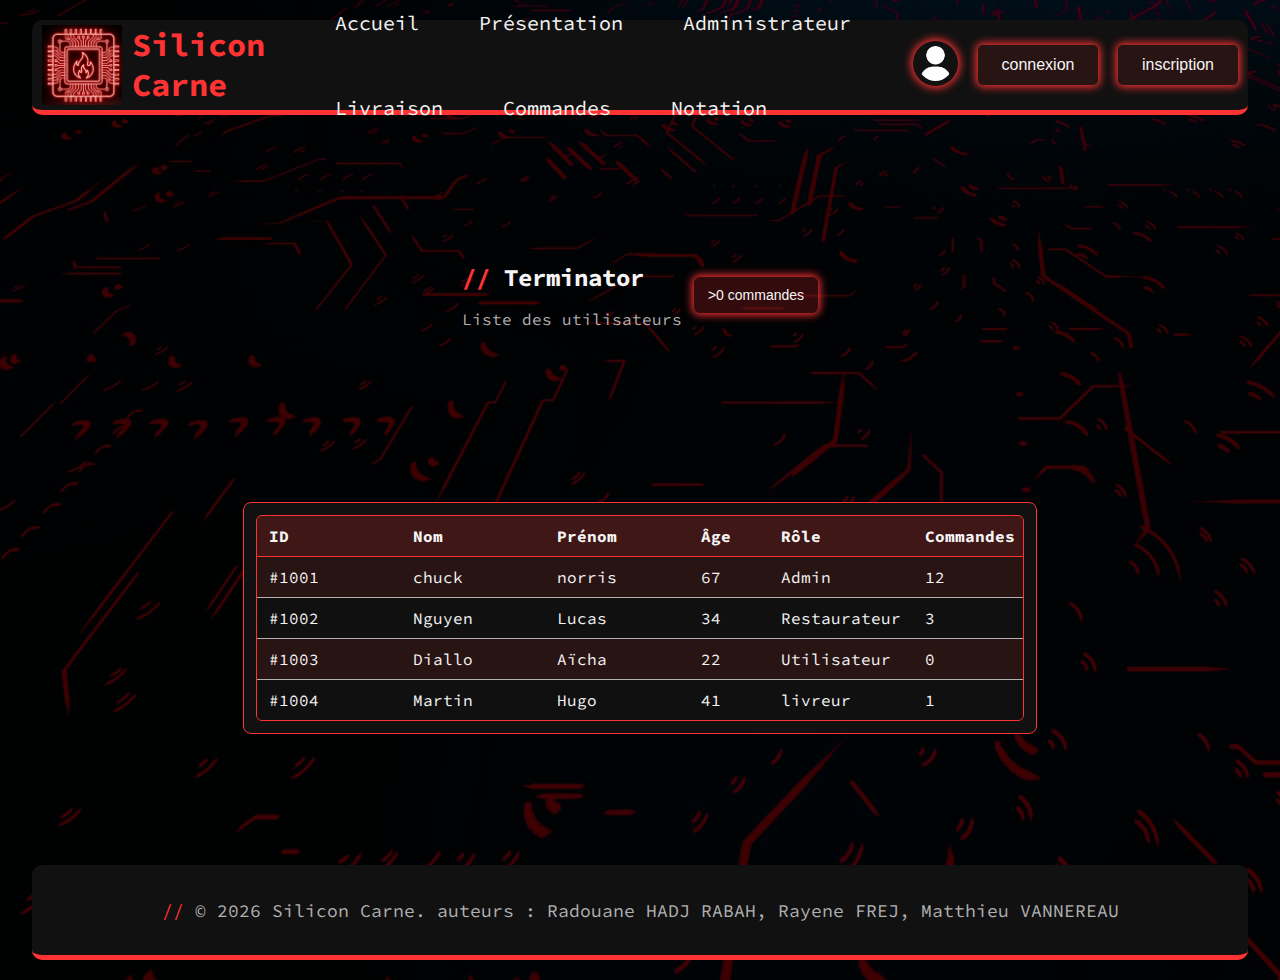
<file: page_admin/index.html>
<!DOCTYPE html>
<html lang="fr">
  <head>
    <meta charset="UTF-8" />
    <meta name="viewport" content="width=device-width, initial-scale=1.0" />
    <link rel="stylesheet" href="style.css" />
    <link rel="stylesheet" href="../style.css">
    <title>Administrateur - Silicon Carne</title>
  </head>
  <body>
    
    <nav>
        <div id="container_nav">
        <div class="container_center">
            <img id="logo" src="../icones/logo.png" alt="image du logo" width="80dvh"/>
            <h1 id="nom_resto">Silicon Carne</h1>
        </div>

        <ul>
            <li><a href="../Accueil/Accueil.html">Accueil</a></li>
            <li><a href="../Presentation/Presentation.html">Présentation</a></li>
            <li><a href="../page_admin/index.html">Administrateur</a></li>
            <li><a href="../page_livraison/index.html">Livraison</a></li>
            <li><a href="../page_commande/index.html">Commandes</a></li>
            <li><a href="">Notation</a></li>
        </ul>

        <div class="container_center" id="container_login">
            <a href="../profil/profil.html"><img src="../icones/utilisateur.png" id="profil" alt="image profil" width="35dvh"/></a>
            <button id="button_connexion" onclick="window.location='../connexion/connexion.html'" class="button_log">connexion</button>
            <button id="button_inscription" onclick="window.location='../inscription/inscription.html'" class="button_log">inscription</button>
        </div>
        </div>
    </nav>

    <main class="page">
      <header class="header">
        <div>
          <h1><span class="commentaires">//</span> Terminator</h1>
          <p>Liste des utilisateurs</p>
        </div>
        <button class="filter-btn">
          >0 commandes
        </button>
      </header>

      <section class="card">
        <div class="table">
          <div class="row header-row">
            <div class="cell">ID</div>
            <div class="cell">Nom</div>
            <div class="cell">Prénom</div>
            <div class="cell">Âge</div>
            <div class="cell">Rôle</div>
            <div class="cell">Commandes</div>
          </div>

          <div class="row">
            <div class="cell">#1001</div>
            <div class="cell">chuck</div>
            <div class="cell">norris</div>
            <div class="cell">67</div>
            <div class="cell">Admin</div>
            <div class="cell">12</div>
          </div>

          <div class="row">
            <div class="cell">#1002</div>
            <div class="cell">Nguyen</div>
            <div class="cell">Lucas</div>
            <div class="cell">34</div>
            <div class="cell">Restaurateur</div>
            <div class="cell">3</div>
          </div>

          <div class="row">
            <div class="cell">#1003</div>
            <div class="cell">Diallo</div>
            <div class="cell">Aïcha</div>
            <div class="cell">22</div>
            <div class="cell">Utilisateur</div>
            <div class="cell">0</div>
          </div>

          <div class="row">
            <div class="cell">#1004</div>
            <div class="cell">Martin</div>
            <div class="cell">Hugo</div>
            <div class="cell">41</div>
            <div class="cell">livreur</div>
            <div class="cell">1</div>
          </div>
        </div>
      </section>
    </main>

    <footer>
        <div id="container_footer">
            <p id="copyright"><span class="commentaires">//</span> © 2026 Silicon Carne. auteurs : Radouane HADJ RABAH, Rayene FREJ, Matthieu VANNEREAU</p>
        </div>
    </footer>
  </body>
</html>
</file>
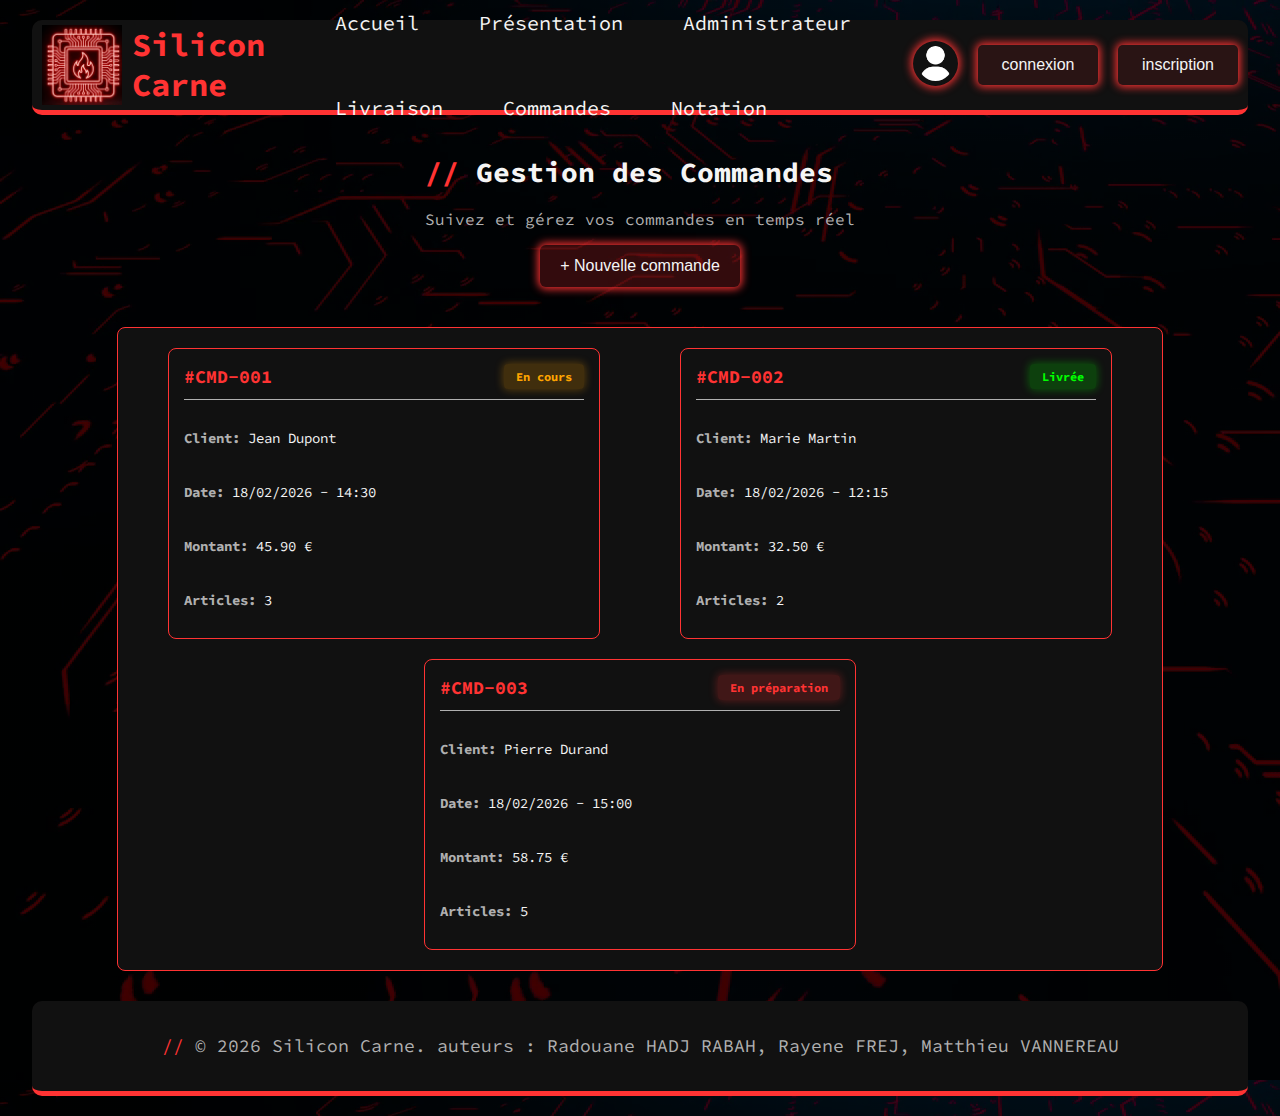
<file: page_commande/index.html>
<!DOCTYPE html>
<html lang="fr">
<head>
    <meta charset="UTF-8">
    <link rel="stylesheet" href="style.css">
    <link rel="stylesheet" href="../style.css">
    <meta name="viewport" content="width=device-width, initial-scale=1.0">
    <title>Commandes - Silicon Carne</title>
</head>
<body>
    
    <nav>
        <div id="container_nav">
        <div class="container_center">
            <img id="logo" src="../icones/logo.png" alt="image du logo" width="80dvh"/>
            <h1 id="nom_resto">Silicon Carne</h1>
        </div>

        <ul>
            <li><a href="../Accueil/Accueil.html">Accueil</a></li>
            <li><a href="">Présentation</a></li>
            <li><a href="../page_admin/index.html">Administrateur</a></li>
            <li><a href="../page_livraison/index.html">Livraison</a></li>
            <li><a href="../page_commande/index.html">Commandes</a></li>
            <li><a href="">Notation</a></li>
        </ul>

        <div class="container_center" id="container_login">
            <a href="../profil/profil.html"><img src="../icones/utilisateur.png" id="profil" alt="image profil" width="35dvh"/></a>
            <button id="button_connexion" onclick="window.location='../connexion/connexion.html'" class="button_log">connexion</button>
            <button id="button_inscription" onclick="window.location='../inscription/inscription.html'" class="button_log">inscription</button>
        </div>
        </div>
    </nav>

    <main class="page">
        <header class="header">
            <div>
                <h1><span class="commentaires">//</span> Gestion des Commandes</h1>
                <p>Suivez et gérez vos commandes en temps réel</p>
            </div>
            <button class="action-btn">+ Nouvelle commande</button>
        </header>

        <section class="card">
            <div class="commandes-container">
                <div class="commande-item">
                    <div class="commande-header">
                        <span class="commande-id">#CMD-001</span>
                        <span class="statut en-cours">En cours</span>
                    </div>
                    <div class="commande-details">
                        <p><strong>Client:</strong> Jean Dupont</p>
                        <p><strong>Date:</strong> 18/02/2026 - 14:30</p>
                        <p><strong>Montant:</strong> 45.90 €</p>
                        <p><strong>Articles:</strong> 3</p>
                    </div>
                </div>

                <div class="commande-item">
                    <div class="commande-header">
                        <span class="commande-id">#CMD-002</span>
                        <span class="statut livree">Livrée</span>
                    </div>
                    <div class="commande-details">
                        <p><strong>Client:</strong> Marie Martin</p>
                        <p><strong>Date:</strong> 18/02/2026 - 12:15</p>
                        <p><strong>Montant:</strong> 32.50 €</p>
                        <p><strong>Articles:</strong> 2</p>
                    </div>
                </div>

                <div class="commande-item">
                    <div class="commande-header">
                        <span class="commande-id">#CMD-003</span>
                        <span class="statut preparation">En préparation</span>
                    </div>
                    <div class="commande-details">
                        <p><strong>Client:</strong> Pierre Durand</p>
                        <p><strong>Date:</strong> 18/02/2026 - 15:00</p>
                        <p><strong>Montant:</strong> 58.75 €</p>
                        <p><strong>Articles:</strong> 5</p>
                    </div>
                </div>
            </div>
        </section>
    </main>

    <footer>
        <div id="container_footer">
            <p id="copyright"><span class="commentaires">//</span> © 2026 Silicon Carne. auteurs : Radouane HADJ RABAH, Rayene FREJ, Matthieu VANNEREAU</p>
        </div>
    </footer>
</body>
</html>
</file>
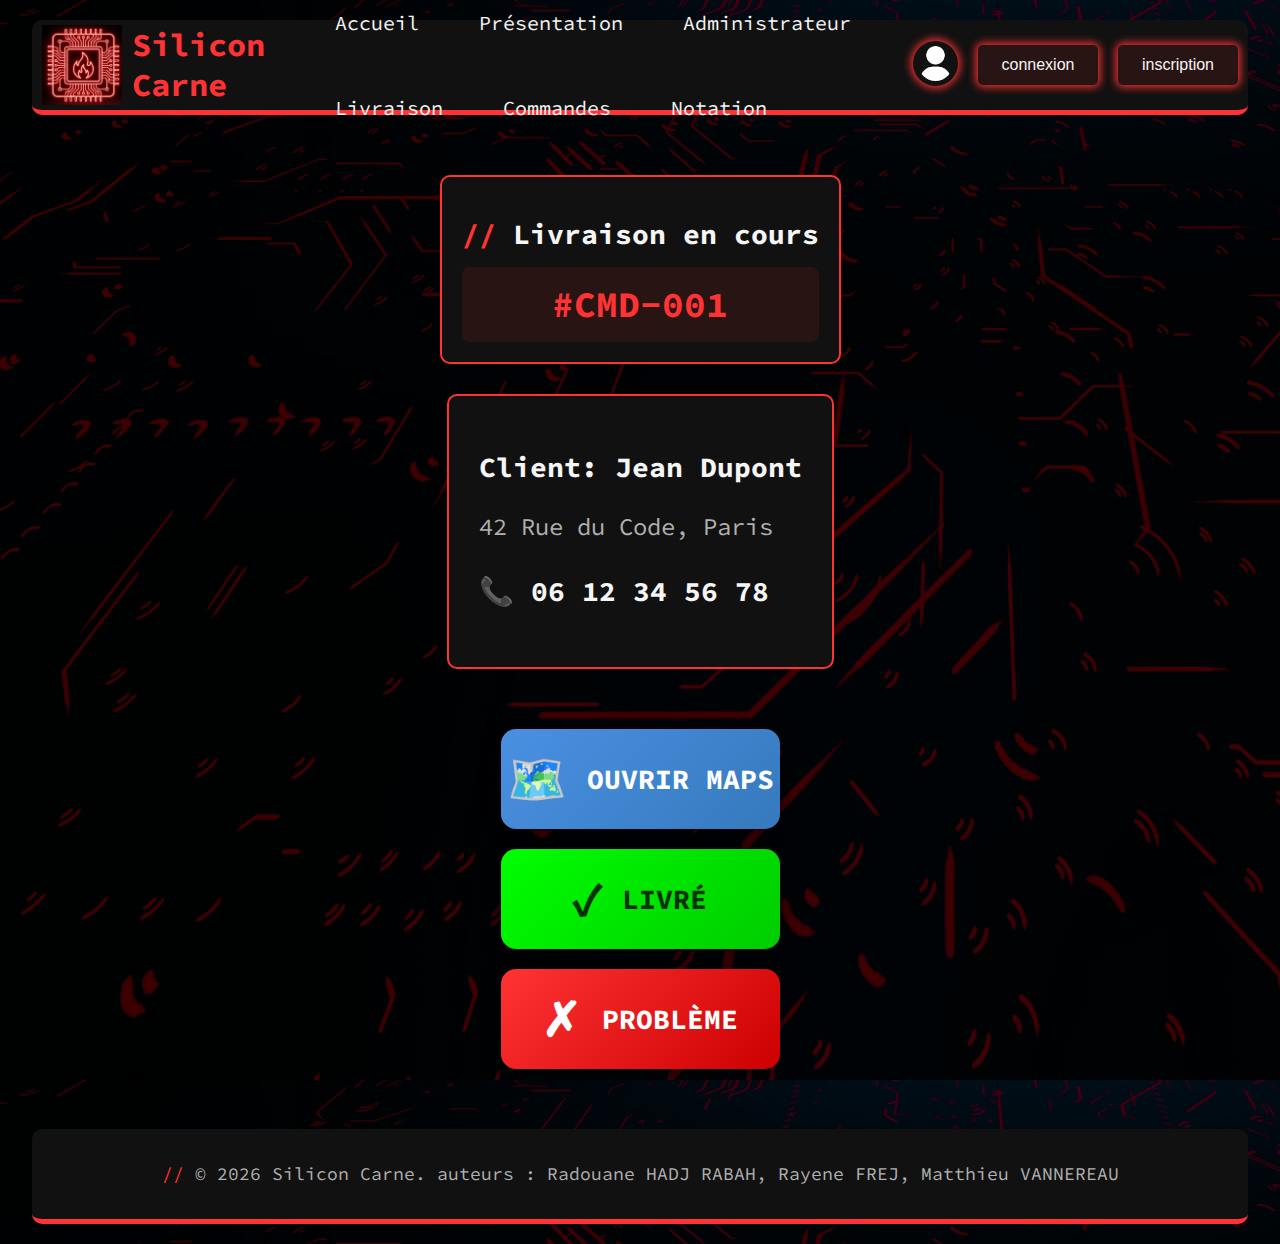
<file: page_livraison/index.html>
<!DOCTYPE html>
<html lang="fr">
<head>
    <meta charset="UTF-8">
    <link rel="stylesheet" href="style.css">
    <link rel="stylesheet" href="../style.css">
    <meta name="viewport" content="width=device-width, initial-scale=1.0">
    <title>Livraison - Silicon Carne</title>
</head>
<body>
    
    <nav>
        <div id="container_nav">
        <div class="container_center">
            <img id="logo" src="../icones/logo.png" alt="image du logo" width="80dvh"/>
            <h1 id="nom_resto">Silicon Carne</h1>
        </div>

        <ul>
            <li><a href="../Accueil/Accueil.html">Accueil</a></li>
            <li><a href="../Presentation/Presentation.html">Présentation</a></li>
            <li><a href="../page_admin/index.html">Administrateur</a></li>
            <li><a href="../page_livraison/index.html">Livraison</a></li>
            <li><a href="../page_commande/index.html">Commandes</a></li>
            <li><a href="">Notation</a></li>
        </ul>

        <div class="container_center" id="container_login">
            <a href="../profil/profil.html"><img src="../icones/utilisateur.png" id="profil" alt="image profil" width="35dvh"/></a>
            <button id="button_connexion" onclick="window.location='../connexion/connexion.html'" class="button_log">connexion</button>
            <button id="button_inscription" onclick="window.location='../inscription/inscription.html'" class="button_log">inscription</button>
        </div>
        </div>
    </nav>

    <main class="page">
        <div class="livraison-info">
            <h1><span class="commentaires">//</span> Livraison en cours</h1>
            <div class="commande-numero">#CMD-001</div>
        </div>

        <div class="client-info">
            <h2>Client: Jean Dupont</h2>
            <p class="adresse">42 Rue du Code, Paris</p>
            <p class="telephone">📞 06 12 34 56 78</p>
        </div>

        <div class="boutons-container">
            <button class="btn-maps">
                <span class="icon">🗺️</span>
                <span class="text">OUVRIR MAPS</span>
            </button>

            <button class="btn-livre">
                <span class="icon">✓</span>
                <span class="text">LIVRÉ</span>
            </button>

            <button class="btn-probleme">
                <span class="icon">✗</span>
                <span class="text">PROBLÈME</span>
            </button>
        </div>
    </main>

    <footer>
        <div id="container_footer">
            <p id="copyright"><span class="commentaires">//</span> © 2026 Silicon Carne. auteurs : Radouane HADJ RABAH, Rayene FREJ, Matthieu VANNEREAU</p>
        </div>
    </footer>
</body>
</html>
</file>
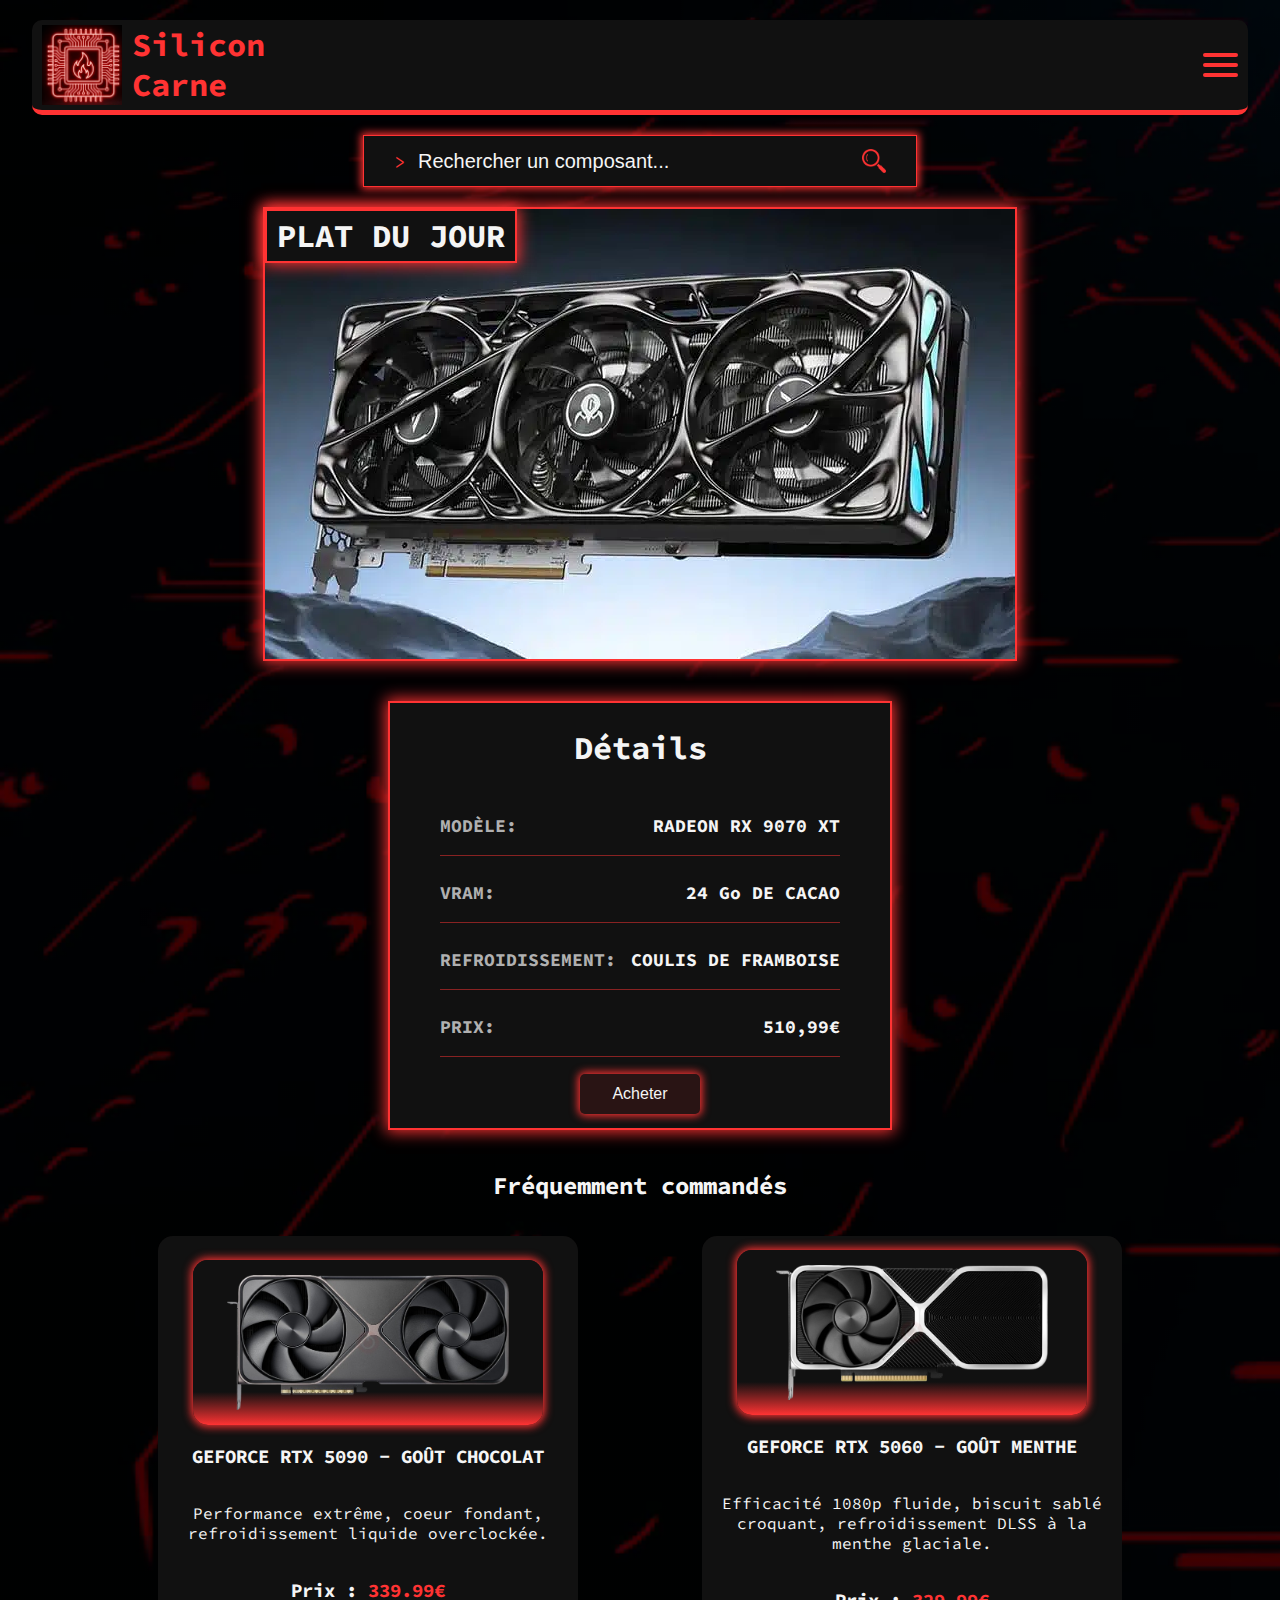
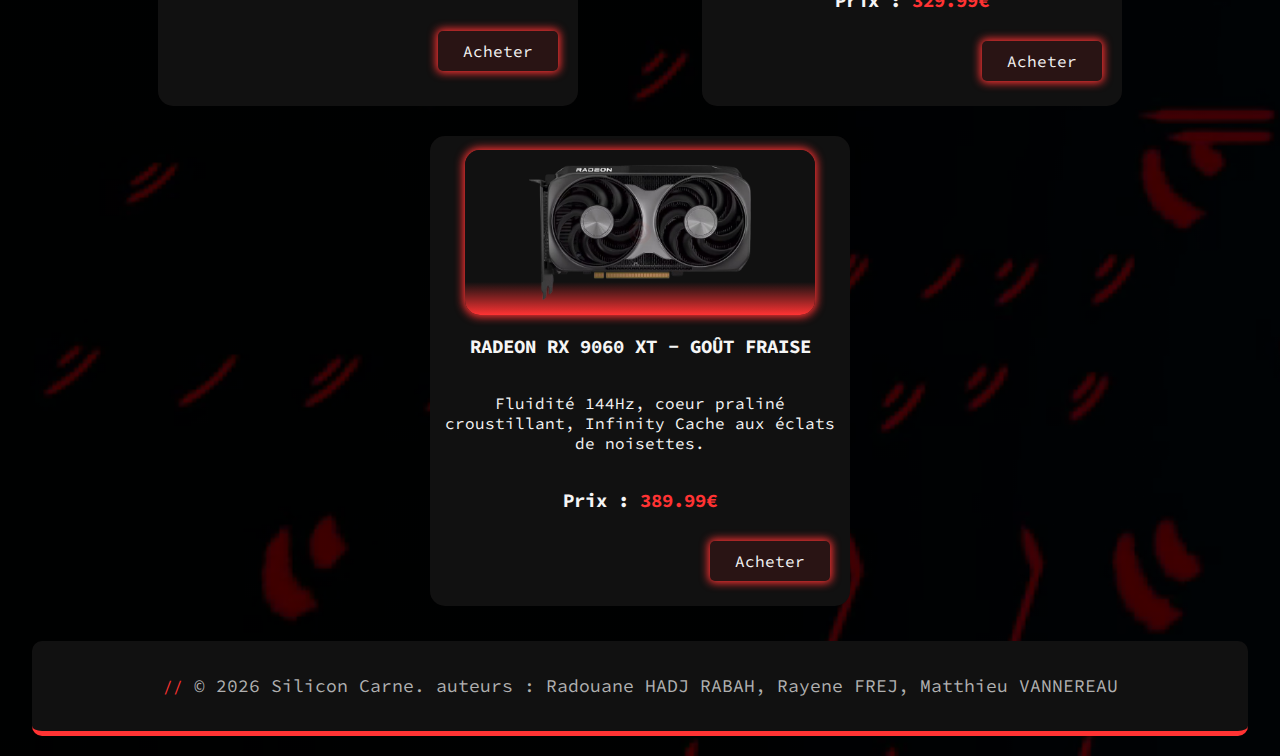
<file: Accueil.html>
<!DOCTYPE html>
<html lang="fr">
<head>
    <meta charset="UTF-8">
    <link rel="stylesheet" href="css/Accueil.css">
    <link rel="stylesheet" href="css/style.css">
    <meta name="viewport" content="width=device-width, initial-scale=1.0">
    <title>Accueil</title>
</head>
<body>
    <nav>
        <div id="container_nav">
        <div class="container_center">
            <img id="logo" src="assets/icones/logo.png" alt="image du logo" width="80dvh"/>
            <h1 id="nom_resto">Silicon Carne</h1>
        </div>

        <ul id="menu_classique">
            <li><a href="Accueil.html">Accueil</a></li>
            <li><a href="Presentation.html">Présentation</a></li>
            <li><a href="index_admin.html">Administrateur</a></li>
            <li><a href="index_livraison.html">Livraison</a></li>
            <li><a href="index_commande.html">Commandes</a></li>
            <li><a href="notation.html">Notation</a></li>
        </ul>

        <input type="checkbox" id="menu-toggle" class="menu-checkbox">
  
        <label for="menu-toggle" class="hamburger">
          <span class="line"></span>
          <span class="line"></span>
          <span class="line"></span>
        </label>

        <ul class="nav-menu">
            <li><a href="Accueil.html">Accueil</a></li>
            <li><a href="Presentation.html">Présentation</a></li>
            <li><a href="index_admin.html">Administrateur</a></li>
            <li><a href="index_livraison.html">Livraison</a></li>
            <li><a href="index_commande.html">Commandes</a></li>
            <li><a href="notation.html">Notation</a></li>
            <li><a href="profil.html">Profil</a></li>
            <li><a href="connexion.html">Connexion</a></li>
            <li><a href="inscription.html">Inscription</a></li>
        </ul>

        <div class="container_center" id="container_login">
            <a href="profil.html"><img src="assets/icones/utilisateur.png" id="profil" alt="image profil" width="35dvh"/></a>
            <button id="button_connexion" onclick="window.location='connexion.html'" class="button_log">connexion</button>
            <button id="button_inscription" onclick="window.location='inscription.html'" class="button_log">inscription</button>
        </div>
        </div>
    </nav>

    <main>
        <div id="search_bar">
            <div class="container_center_text">
                <span id="fleche">></span>
                <input type="text" placeholder="Rechercher un composant..." minlength="0" maxlength="70" id="input_search"/>
            </div>
            <img src="assets/icones_accueil/search.png" id="button_search" alt="icone Rechercher"/>
        </div>

        <div id="container_pdj">

            <div id="img_pdj" alt="image carte graphique Radeon RX 9070 XT">
                <h1 id="etiquette_pdj">PLAT DU JOUR</h1>
            </div>

            <div id="details_pdj">

                <h1>Détails</h1>

                <div class="container_between">
                    <p class="type_description">MODÈLE:</p>
                    <p>RADEON RX 9070 XT</p>
                </div>

                <div class="container_between">
                    <p class="type_description">VRAM:</p>
                    <p>24 Go DE CACAO</p>
                </div>

                <div class="container_between">
                    <p class="type_description">REFROIDISSEMENT:</p>
                    <p>COULIS DE FRAMBOISE</p>
                </div>

                <div class="container_between">
                    <p class="type_description">PRIX:</p>
                    <p>510,99€</p>
                </div>

                <button class="acheter" id="acheter_pdj">Acheter</button>

            </div>

        </div>

        <h2>Fréquemment commandés</h2>
        <div id="container_cards">

            <div class="card">
                <div class="img_card">
                    <img src="assets/icones_accueil/GeForceRTX5090.png" width="300dvh" alt="image carte graphique GeForce RTX 5060"/>
                </div>
                <p class="titre">GEFORCE RTX 5090 - GOÛT CHOCOLAT</p>
                <p class="description">Performance extrême, coeur fondant, refroidissement liquide overclockée.</p>
                <p class="text_prix">Prix : <span class="prix">339.99€</span></p>
                <button class="acheter acheter_card">Acheter</button>
            </div>

            <div class="card">
                <div class="img_card">
                    <img src="assets/icones_accueil/GeForceRTX5060.png" width="300dvh" alt="image carte graphique Radeon RX 9060 XT"/>
                </div>
                <p class="titre">GEFORCE RTX 5060 - GOÛT MENTHE</p>
                <p class="description">Efficacité 1080p fluide, biscuit sablé croquant, refroidissement DLSS à la menthe glaciale.</p>
                <p class="text_prix">Prix : <span class="prix">329.99€</span></p>
                <button class="acheter acheter_card">Acheter</button>
            </div>

            <div class="card">
                <div class="img_card">
                    <img src="assets/icones_accueil/RadeonRX9060XT.png" alt="image carte graphique GeForce RTX 4090"/>
                </div>
                <p class="titre">RADEON RX 9060 XT - GOÛT FRAISE</p>
                <p class="description">Fluidité 144Hz, coeur praliné croustillant, Infinity Cache aux éclats de noisettes.</p>
                <p class="text_prix">Prix : <span class="prix">389.99€</span></p>
                <button class="acheter acheter_card">Acheter</button>
            </div>

        </div>
    </main>

    <footer>
        <div id="container_footer">
            <p id="copyright"><span class="commentaires">//</span> © 2026 Silicon Carne. auteurs : Radouane HADJ RABAH, Rayene FREJ, Matthieu VANNEREAU</p>
        </div>
    </footer>
</body>
</html>
</file>
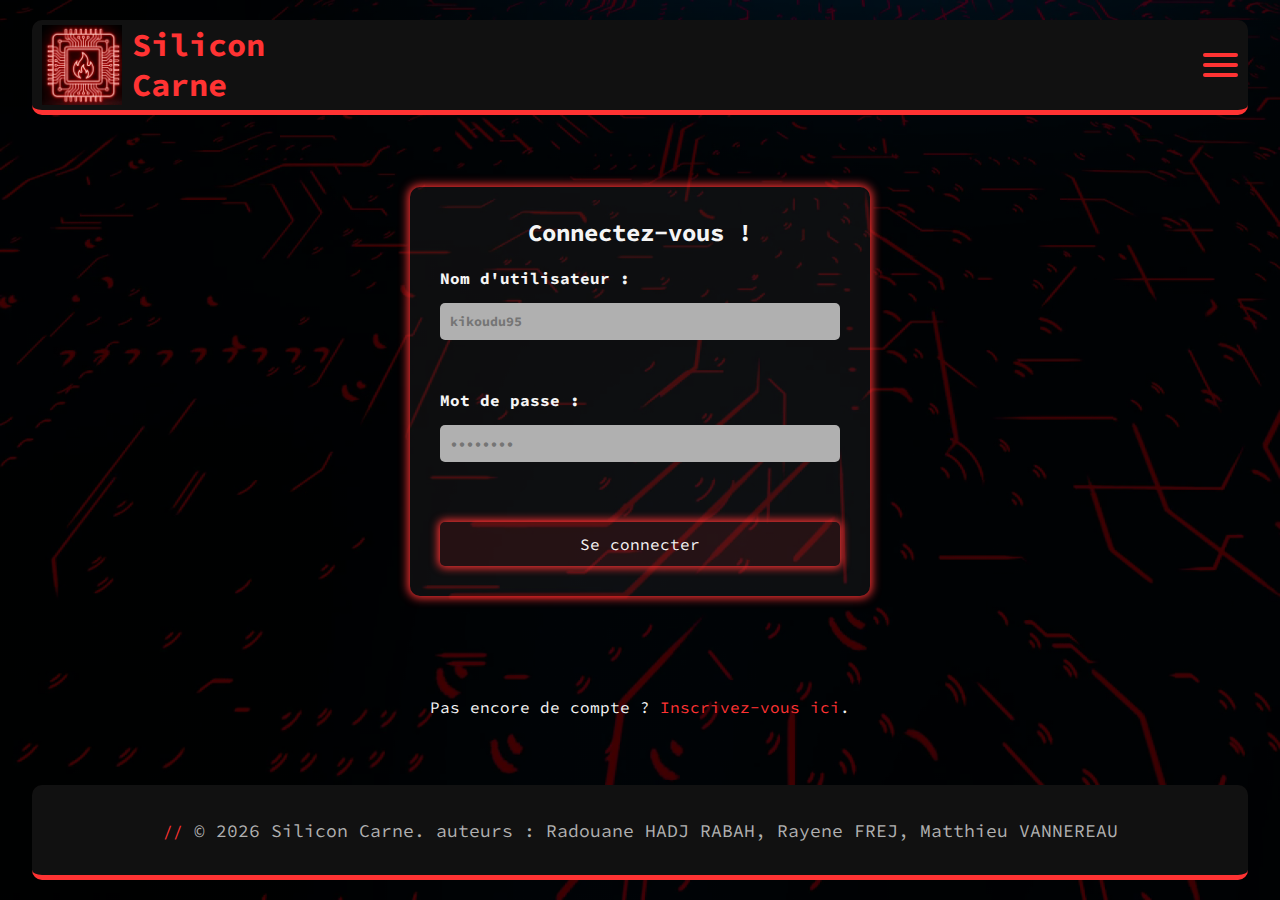
<file: connexion.html>
<!DOCTYPE html> 
<html lang="fr"> 
<head>
  <meta charset="UTF-8">
  <title>Connexion Silicon Carne</title>
  <meta name="description" content="Page connexion">
  <link rel="stylesheet" href="css/connexion.css"/>
  <link rel="stylesheet" href="css/style.css"/>
</head>

<body>

    <nav>
        <div id="container_nav">
        <div class="container_center">
            <img id="logo" src="assets/icones/logo.png" alt="image du logo" width="80dvh"/>
            <h1 id="nom_resto">Silicon Carne</h1>
        </div>

        <ul id="menu_classique">
            <li><a href="Accueil.html">Accueil</a></li>
            <li><a href="Presentation.html">Présentation</a></li>
            <li><a href="index_admin.html">Administrateur</a></li>
            <li><a href="index_livraison.html">Livraison</a></li>
            <li><a href="index_commande.html">Commandes</a></li>
            <li><a href="notation.html">Notation</a></li>
        </ul>

        <input type="checkbox" id="menu-toggle" class="menu-checkbox">
  
        <label for="menu-toggle" class="hamburger">
          <span class="line"></span>
          <span class="line"></span>
          <span class="line"></span>
        </label>

        <ul class="nav-menu">
            <li><a href="Accueil.html">Accueil</a></li>
            <li><a href="Presentation.html">Présentation</a></li>
            <li><a href="index_admin.html">Administrateur</a></li>
            <li><a href="index_livraison.html">Livraison</a></li>
            <li><a href="index_commande.html">Commandes</a></li>
            <li><a href="notation.html">Notation</a></li>
            <li><a href="profil.html">Profil</a></li>
            <li><a href="connexion.html">Connexion</a></li>
            <li><a href="inscription.html">Inscription</a></li>
        </ul>

        <div class="container_center" id="container_login">
            <a href="profil.html"><img src="assets/icones/utilisateur.png" id="profil" alt="image profil" width="35dvh"/></a>
            <button id="button_connexion" onclick="window.location='connexion.html'" class="button_log">connexion</button>
            <button id="button_inscription" onclick="window.location='inscription.html'" class="button_log">inscription</button>
        </div>
        </div>
    </nav>

    <main>

    <div class="form-container">
    
    <h2>Connectez-vous !</h2>
    
    <form action="connexion.html" method="POST"> 
        <label for="user">Nom d'utilisateur :</label>
        <input type="text" id="user" name="user" placeholder="kikoudu95" required><br>
        
        <label for="password">Mot de passe :</label>
        <input type="password" id="password" name="password" placeholder="••••••••" required><br>
        
        <input class="styled" type="submit" value="Se connecter" />
    </form>
</div>
    <p>Pas encore de compte ? <a href="../inscription/inscription.html">Inscrivez-vous ici</a>.</p>

    </main>

    <footer>
        <div id="container_footer">
            <p id="copyright"><span class="commentaires">//</span> © 2026 Silicon Carne. auteurs : Radouane HADJ RABAH, Rayene FREJ, Matthieu VANNEREAU</p>
        </div>
    </footer>

</body>
</html>
</file>
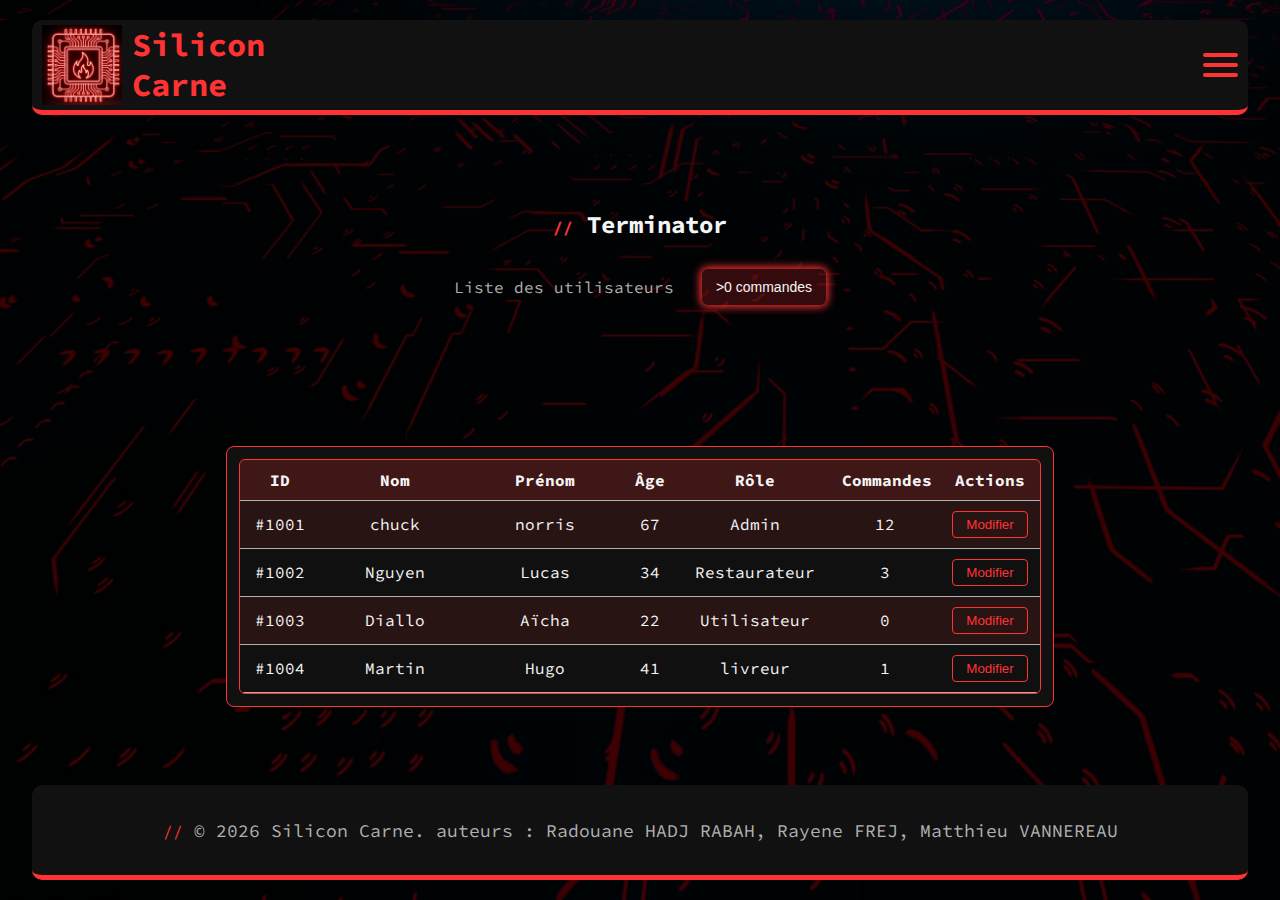
<file: index_admin.html>
<!DOCTYPE html>
<html lang="fr">
  <head>
    <meta charset="UTF-8" />
    <meta name="viewport" content="width=device-width, initial-scale=1.0" />
    <link rel="stylesheet" href="css/style.css" />
    <link rel="stylesheet" href="css/style_admin.css">
    <title>Administrateur - Silicon Carne</title>
  </head>
  <body>
    
    <nav>
        <div id="container_nav">
        <div class="container_center">
            <img id="logo" src="assets/icones/logo.png" alt="image du logo" width="80dvh"/>
            <h1 id="nom_resto">Silicon Carne</h1>
        </div>

        <ul id="menu_classique">
            <li><a href="Accueil.html">Accueil</a></li>
            <li><a href="Presentation.html">Présentation</a></li>
            <li><a href="index_admin.html">Administrateur</a></li>
            <li><a href="index_livraison.html">Livraison</a></li>
            <li><a href="index_commande.html">Commandes</a></li>
            <li><a href="notation.html">Notation</a></li>
        </ul>

        <input type="checkbox" id="menu-toggle" class="menu-checkbox">
  
        <label for="menu-toggle" class="hamburger">
          <span class="line"></span>
          <span class="line"></span>
          <span class="line"></span>
        </label>

        <ul class="nav-menu">
            <li><a href="Accueil.html">Accueil</a></li>
            <li><a href="Presentation.html">Présentation</a></li>
            <li><a href="index_admin.html">Administrateur</a></li>
            <li><a href="index_livraison.html">Livraison</a></li>
            <li><a href="index_commande.html">Commandes</a></li>
            <li><a href="notation.html">Notation</a></li>
            <li><a href="profil.html">Profil</a></li>
            <li><a href="connexion.html">Connexion</a></li>
            <li><a href="inscription.html">Inscription</a></li>
        </ul>

        <div class="container_center" id="container_login">
            <a href="profil.html"><img src="assets/icones/utilisateur.png" id="profil" alt="image profil" width="35dvh"/></a>
            <button id="button_connexion" onclick="window.location='connexion.html'" class="button_log">connexion</button>
            <button id="button_inscription" onclick="window.location='inscription.html'" class="button_log">inscription</button>
        </div>
        </div>
    </nav>

    <main class="page">
      <header class="header">
        <h1><span class="commentaires">//</span> Terminator</h1>
        <div id="container_text_btn">
          <p>Liste des utilisateurs</p>
          <button class="filter-btn">>0 commandes</button>
        </div>
      </header>

      <section class="card">
        <div class="table">
          <div class="row header-row">
            <div class="cell">ID</div>
            <div class="cell">Nom</div>
            <div class="cell">Prénom</div>
            <div class="cell">Âge</div>
            <div class="cell">Rôle</div>
            <div class="cell">Commandes</div>
            <div class="cell">Actions</div>
          </div>

          <div class="row">
            <div class="cell">#1001</div>
            <div class="cell">chuck</div>
            <div class="cell">norris</div>
            <div class="cell">67</div>
            <div class="cell">Admin</div>
            <div class="cell">12</div>
            <div class="cell" data-label="Actions">
              <button class="btn-modifier">Modifier</button> 
            </div>
          </div>

          <div class="row">
            <div class="cell">#1002</div>
            <div class="cell">Nguyen</div>
            <div class="cell">Lucas</div>
            <div class="cell">34</div>
            <div class="cell">Restaurateur</div>
            <div class="cell">3</div>
            <div class="cell" data-label="Actions">
              <button class="btn-modifier">Modifier</button> 
            </div>
          </div>

          <div class="row">
            <div class="cell">#1003</div>
            <div class="cell">Diallo</div>
            <div class="cell">Aïcha</div>
            <div class="cell">22</div>
            <div class="cell">Utilisateur</div>
            <div class="cell">0</div>
            <div class="cell" data-label="Actions">
              <button class="btn-modifier">Modifier</button> 
            </div>
          </div>

          <div class="row">
            <div class="cell">#1004</div>
            <div class="cell">Martin</div>
            <div class="cell">Hugo</div>
            <div class="cell">41</div>
            <div class="cell">livreur</div>
            <div class="cell">1</div>
            <div class="cell" data-label="Actions">
              <button class="btn-modifier">Modifier</button> 
            </div>
          </div>
        </div>
      </section>
    </main>

    <footer>
        <div id="container_footer">
            <p id="copyright"><span class="commentaires">//</span> © 2026 Silicon Carne. auteurs : Radouane HADJ RABAH, Rayene FREJ, Matthieu VANNEREAU</p>
        </div>
    </footer>
  </body>
</html>
</file>
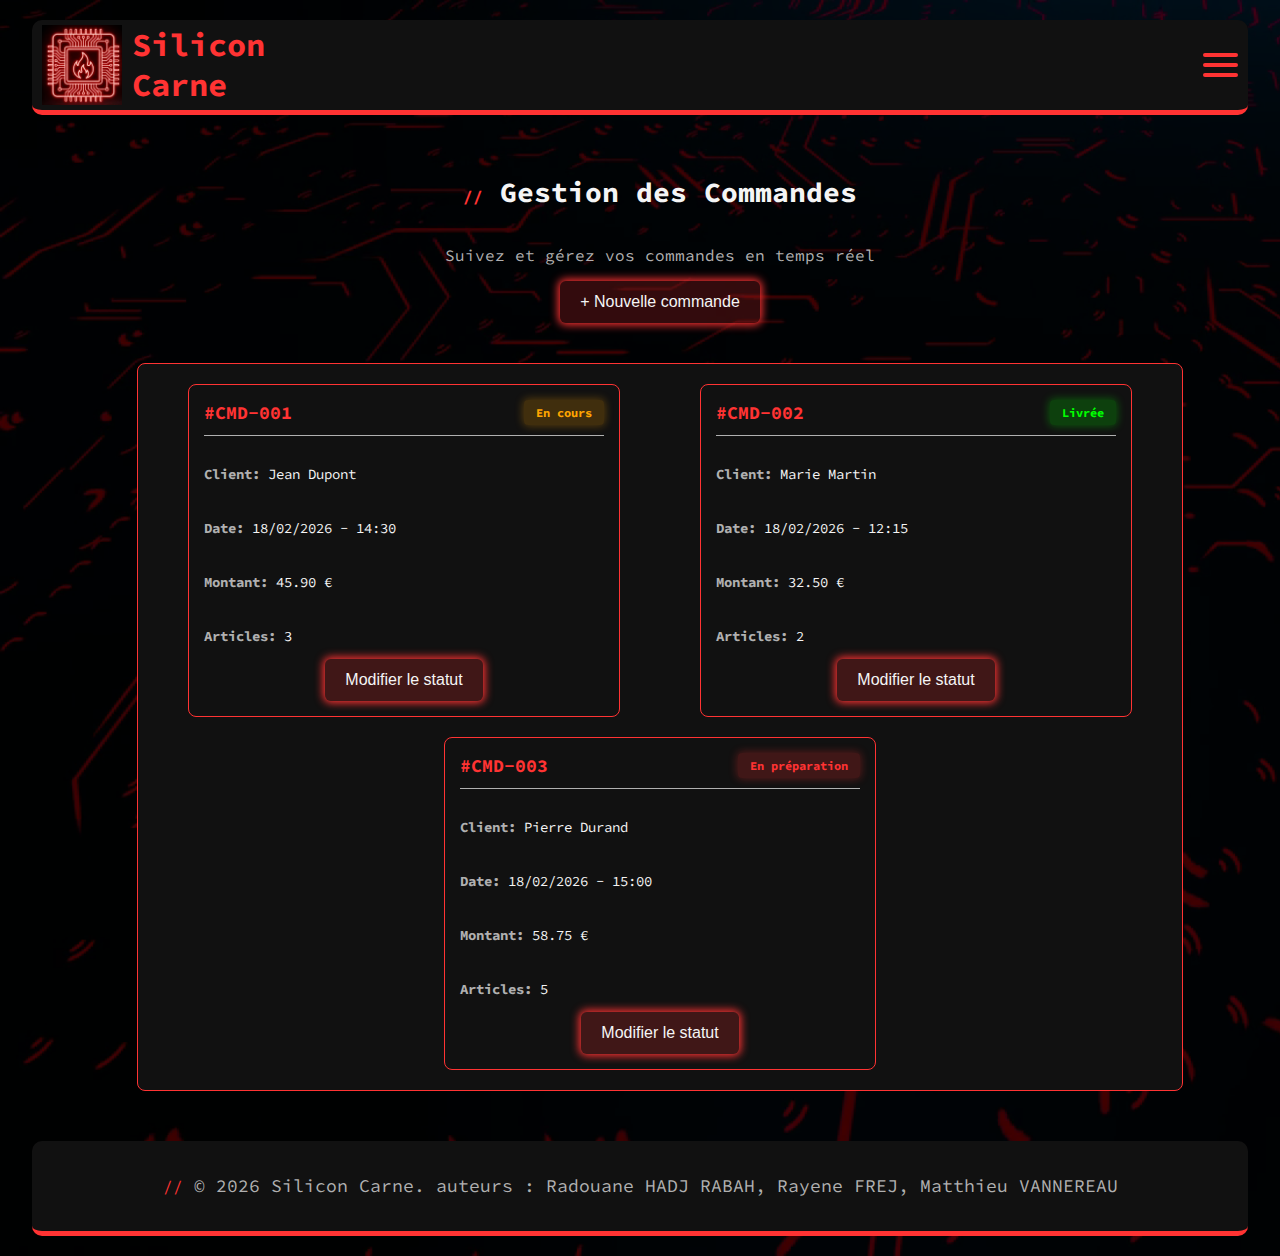
<file: index_commande.html>
<!DOCTYPE html>
<html lang="fr">
<head>
    <meta charset="UTF-8">
    <link rel="stylesheet" href="css/style.css">
    <link rel="stylesheet" href="css/style_commande.css">
    <meta name="viewport" content="width=device-width, initial-scale=1.0">
    <title>Commandes - Silicon Carne</title>
</head>
<body>
    
    <nav>
        <div id="container_nav">
        <div class="container_center">
            <img id="logo" src="assets/icones/logo.png" alt="image du logo" width="80dvh"/>
            <h1 id="nom_resto">Silicon Carne</h1>
        </div>

        <ul id="menu_classique">
            <li><a href="Accueil.html">Accueil</a></li>
            <li><a href="Presentation.html">Présentation</a></li>
            <li><a href="index_admin.html">Administrateur</a></li>
            <li><a href="index_livraison.html">Livraison</a></li>
            <li><a href="index_commande.html">Commandes</a></li>
            <li><a href="notation.html">Notation</a></li>
        </ul>

        <input type="checkbox" id="menu-toggle" class="menu-checkbox">
  
        <label for="menu-toggle" class="hamburger">
          <span class="line"></span>
          <span class="line"></span>
          <span class="line"></span>
        </label>

        <ul class="nav-menu">
            <li><a href="Accueil.html">Accueil</a></li>
            <li><a href="Presentation.html">Présentation</a></li>
            <li><a href="index_admin.html">Administrateur</a></li>
            <li><a href="index_livraison.html">Livraison</a></li>
            <li><a href="index_commande.html">Commandes</a></li>
            <li><a href="notation.html">Notation</a></li>
            <li><a href="profil.html">Profil</a></li>
            <li><a href="connexion.html">Connexion</a></li>
            <li><a href="inscription.html">Inscription</a></li>
        </ul>

        <div class="container_center" id="container_login">
            <a href="profil.html"><img src="assets/icones/utilisateur.png" id="profil" alt="image profil" width="35dvh"/></a>
            <button id="button_connexion" onclick="window.location='connexion.html'" class="button_log">connexion</button>
            <button id="button_inscription" onclick="window.location='inscription.html'" class="button_log">inscription</button>
        </div>
        </div>
    </nav>

    <main class="page">
        <header class="header">
            <h1><span class="commentaires">//</span> Gestion des Commandes</h1>
            <div id="container_text_btn">
                <p>Suivez et gérez vos commandes en temps réel</p>
                <button class="action-btn">+ Nouvelle commande</button>
            </div>
        </header>

        <section class="card">
            <div class="commandes-container">
                <div class="commande-item">
                    <div class="commande-header">
                        <span class="commande-id">#CMD-001</span>
                        <span class="statut en-cours">En cours</span>
                    </div>
                    <div class="commande-details">
                        <p><strong>Client:</strong> Jean Dupont</p>
                        <p><strong>Date:</strong> 18/02/2026 - 14:30</p>
                        <p><strong>Montant:</strong> 45.90 €</p>
                        <p><strong>Articles:</strong> 3</p>
                    </div>
                    <div class="container_btn">
                        <button class="action-btn">Modifier le statut</button>
                    </div>
                </div>

                <div class="commande-item">
                    <div class="commande-header">
                        <span class="commande-id">#CMD-002</span>
                        <span class="statut livree">Livrée</span>
                    </div>
                    <div class="commande-details">
                        <p><strong>Client:</strong> Marie Martin</p>
                        <p><strong>Date:</strong> 18/02/2026 - 12:15</p>
                        <p><strong>Montant:</strong> 32.50 €</p>
                        <p><strong>Articles:</strong> 2</p>
                    </div>
                    <div class="container_btn">
                        <button class="action-btn">Modifier le statut</button>
                    </div>
                </div>

                <div class="commande-item">
                    <div class="commande-header">
                        <span class="commande-id">#CMD-003</span>
                        <span class="statut preparation">En préparation</span>
                    </div>
                    <div class="commande-details">
                        <p><strong>Client:</strong> Pierre Durand</p>
                        <p><strong>Date:</strong> 18/02/2026 - 15:00</p>
                        <p><strong>Montant:</strong> 58.75 €</p>
                        <p><strong>Articles:</strong> 5</p>
                    </div>
                    <div class="container_btn">
                        <button class="action-btn">Modifier le statut</button>
                    </div>
                </div>
            </div>
        </section>
    </main>

    <footer>
        <div id="container_footer">
            <p id="copyright"><span class="commentaires">//</span> © 2026 Silicon Carne. auteurs : Radouane HADJ RABAH, Rayene FREJ, Matthieu VANNEREAU</p>
        </div>
    </footer>
</body>
</html>
</file>
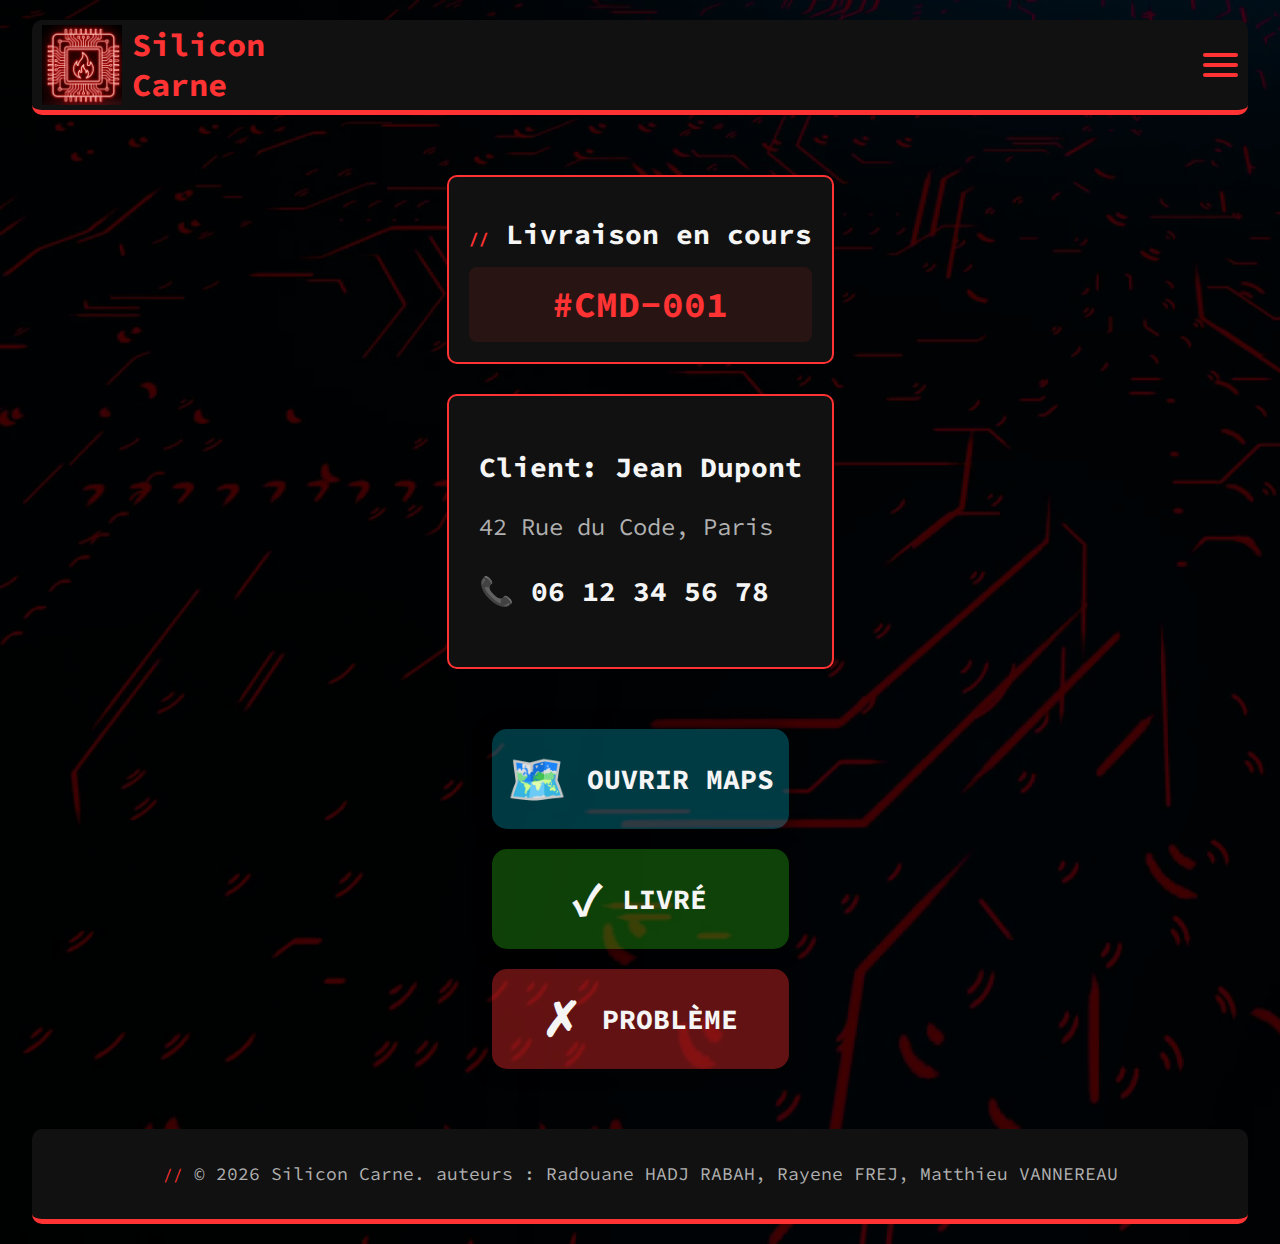
<file: index_livraison.html>
<!DOCTYPE html>
<html lang="fr">
<head>
    <meta charset="UTF-8">
    <link rel="stylesheet" href="css/style.css">
    <link rel="stylesheet" href="css/style_livraison.css">
    <meta name="viewport" content="width=device-width, initial-scale=1.0">
    <title>Livraison - Silicon Carne</title>
</head>
<body>
    
    <nav>
        <div id="container_nav">
        <div class="container_center">
            <img id="logo" src="assets/icones/logo.png" alt="image du logo" width="80dvh"/>
            <h1 id="nom_resto">Silicon Carne</h1>
        </div>

        <ul id="menu_classique">
            <li><a href="Accueil.html">Accueil</a></li>
            <li><a href="Presentation.html">Présentation</a></li>
            <li><a href="index_admin.html">Administrateur</a></li>
            <li><a href="index_livraison.html">Livraison</a></li>
            <li><a href="index_commande.html">Commandes</a></li>
            <li><a href="notation.html">Notation</a></li>
        </ul>

        <input type="checkbox" id="menu-toggle" class="menu-checkbox">
  
        <label for="menu-toggle" class="hamburger">
          <span class="line"></span>
          <span class="line"></span>
          <span class="line"></span>
        </label>

        <ul class="nav-menu">
            <li><a href="Accueil.html">Accueil</a></li>
            <li><a href="Presentation.html">Présentation</a></li>
            <li><a href="index_admin.html">Administrateur</a></li>
            <li><a href="index_livraison.html">Livraison</a></li>
            <li><a href="index_commande.html">Commandes</a></li>
            <li><a href="notation.html">Notation</a></li>
            <li><a href="profil.html">Profil</a></li>
            <li><a href="connexion.html">Connexion</a></li>
            <li><a href="inscription.html">Inscription</a></li>
        </ul>

        <div class="container_center" id="container_login">
            <a href="profil.html"><img src="assets/icones/utilisateur.png" id="profil" alt="image profil" width="35dvh"/></a>
            <button id="button_connexion" onclick="window.location='connexion.html'" class="button_log">connexion</button>
            <button id="button_inscription" onclick="window.location='inscription.html'" class="button_log">inscription</button>
        </div>
        </div>
    </nav>

    <main class="page">
        <div class="livraison-info">
            <h1><span class="commentaires">//</span> Livraison en cours</h1>
            <div class="commande-numero">#CMD-001</div>
        </div>

        <div class="client-info">
            <h2>Client: Jean Dupont</h2>
            <p class="adresse">42 Rue du Code, Paris</p>
            <p class="telephone">📞 06 12 34 56 78</p>
        </div>

        <div class="boutons-container">
            <button class="btn-maps">
                <span class="icon">🗺️</span>
                <span class="text">OUVRIR MAPS</span>
            </button>

            <button class="btn-livre">
                <span class="icon">✓</span>
                <span class="text">LIVRÉ</span>
            </button>

            <button class="btn-probleme">
                <span class="icon">✗</span>
                <span class="text">PROBLÈME</span>
            </button>
        </div>
    </main>

    <footer>
        <div id="container_footer">
            <p id="copyright"><span class="commentaires">//</span> © 2026 Silicon Carne. auteurs : Radouane HADJ RABAH, Rayene FREJ, Matthieu VANNEREAU</p>
        </div>
    </footer>
</body>
</html>
</file>
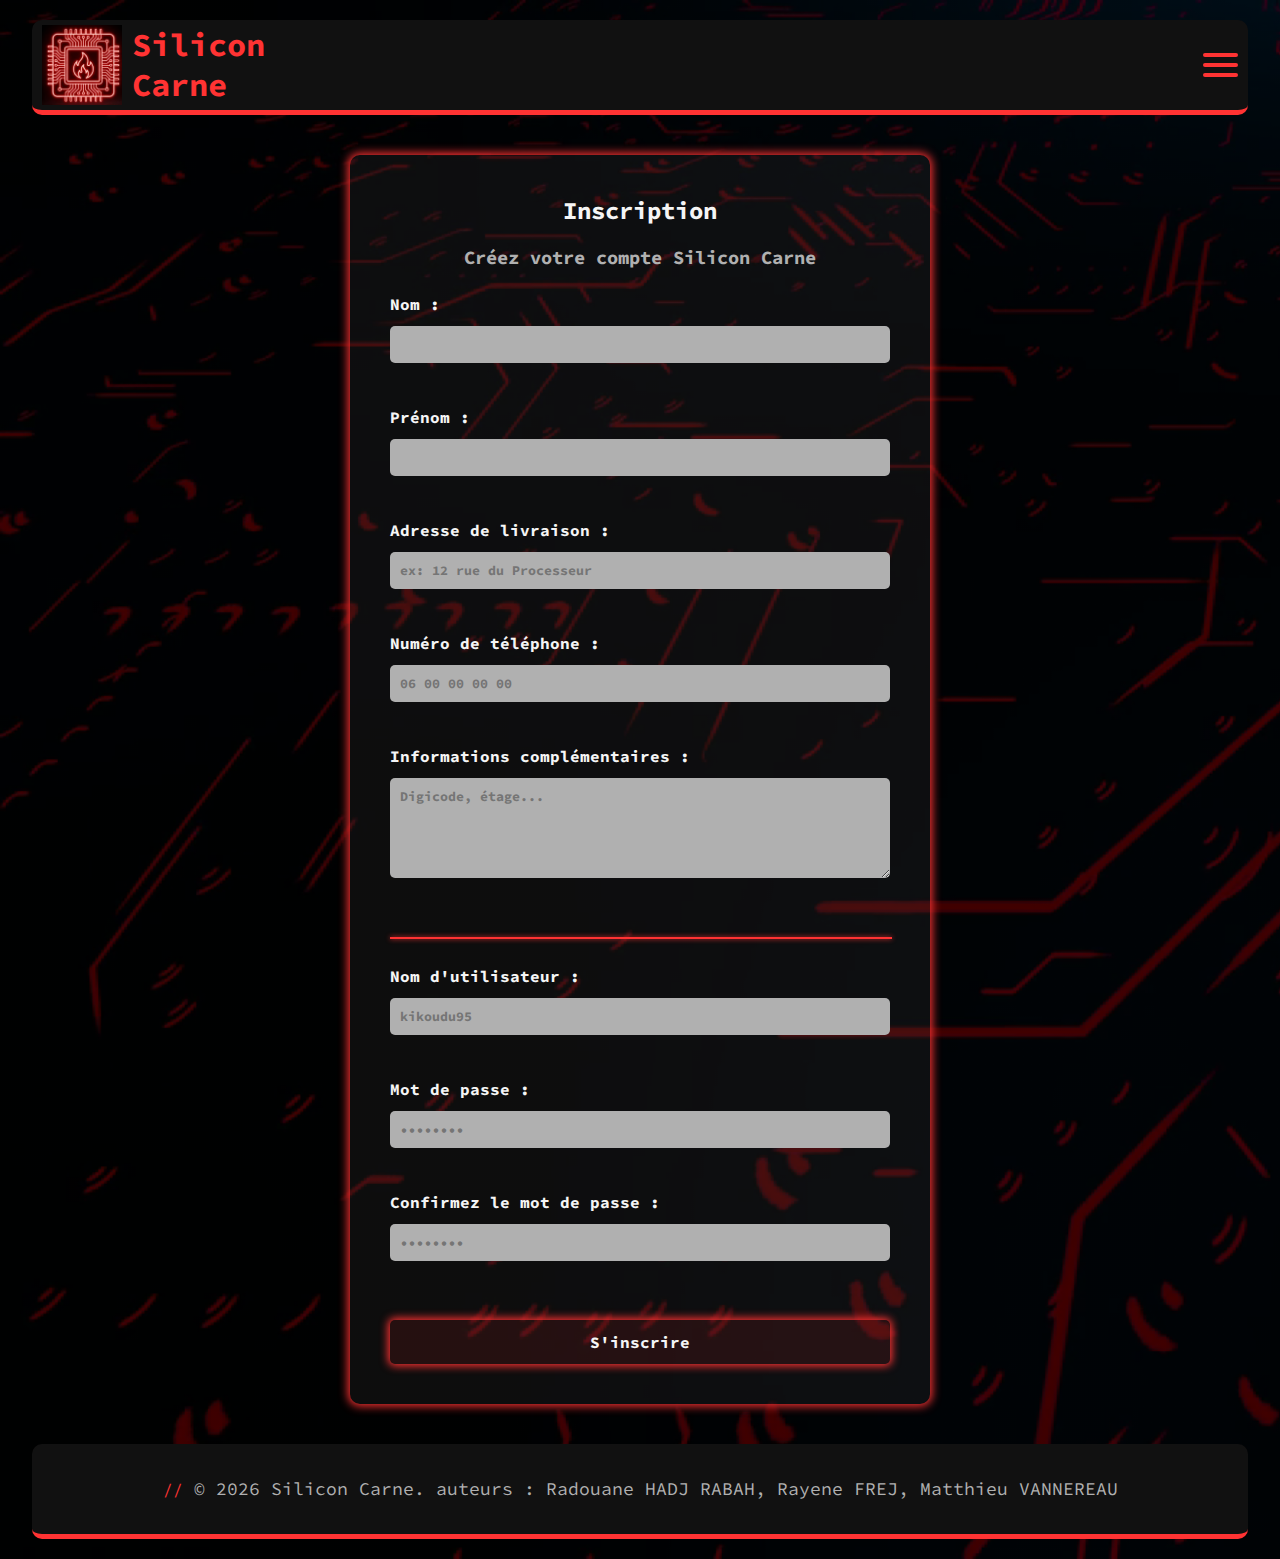
<file: inscription.html>
<!DOCTYPE html> 
<html lang="fr"> 
<head>
  <meta charset="UTF-8">
  <title>Inscription Silicon Carne</title>
  <meta name="description" content="Page d'inscription">
  <link rel="stylesheet" href="css/inscription.css"/>
  <link rel="stylesheet" href="css/style.css">
</head>

<body>
    
    <nav>
        <div id="container_nav">
        <div class="container_center">
            <img id="logo" src="assets/icones/logo.png" alt="image du logo" width="80dvh"/>
            <h1 id="nom_resto">Silicon Carne</h1>
        </div>

        <ul id="menu_classique">
            <li><a href="Accueil.html">Accueil</a></li>
            <li><a href="Presentation.html">Présentation</a></li>
            <li><a href="index_admin.html">Administrateur</a></li>
            <li><a href="index_livraison.html">Livraison</a></li>
            <li><a href="index_commande.html">Commandes</a></li>
            <li><a href="notation.html">Notation</a></li>
        </ul>

        <input type="checkbox" id="menu-toggle" class="menu-checkbox">
  
        <label for="menu-toggle" class="hamburger">
          <span class="line"></span>
          <span class="line"></span>
          <span class="line"></span>
        </label>

        <ul class="nav-menu">
            <li><a href="Accueil.html">Accueil</a></li>
            <li><a href="Presentation.html">Présentation</a></li>
            <li><a href="index_admin.html">Administrateur</a></li>
            <li><a href="index_livraison.html">Livraison</a></li>
            <li><a href="index_commande.html">Commandes</a></li>
            <li><a href="notation.html">Notation</a></li>
            <li><a href="profil.html">Profil</a></li>
            <li><a href="connexion.html">Connexion</a></li>
            <li><a href="inscription.html">Inscription</a></li>
        </ul>

        <div class="container_center" id="container_login">
            <a href="profil.html"><img src="assets/icones/utilisateur.png" id="profil" alt="image profil" width="35dvh"/></a>
            <button id="button_connexion" onclick="window.location='connexion.html'" class="button_log">connexion</button>
            <button id="button_inscription" onclick="window.location='inscription.html'" class="button_log">inscription</button>
        </div>
        </div>
    </nav>

    <main>
        <div class="form-container">

        <h2>Inscription</h2>
        <h3>Créez votre compte Silicon Carne</h3>
        
        <form action="inscription.html" method="POST"> 
            <label for="nom">Nom :</label>
            <input type="text" id="nom" name="nom" required><br>

            <label for="prenom">Prénom :</label>
            <input type="text" id="prenom" name="prenom" required><br>

            <label for="adresse">Adresse de livraison :</label>
            <input type="text" id="adresse" name="adresse" placeholder="ex: 12 rue du Processeur" required><br>

            <label for="tel">Numéro de téléphone :</label>
            <input type="tel" id="tel" name="tel" placeholder="06 00 00 00 00"><br>

            <label for="infos">Informations complémentaires :</label>
            <textarea id="infos" name="infos" placeholder="Digicode, étage..."></textarea><br>

            <hr> <label for="user">Nom d'utilisateur :</label>
            <input type="text" id="user" name="user" placeholder="kikoudu95" required><br>

            <label for="password">Mot de passe :</label>
            <input type="password" id="password" name="password" placeholder="••••••••" required><br>

            <label for="confirmpassword">Confirmez le mot de passe :</label>
            <input type="password" id="confirmpassword" name="confirmpassword" placeholder="••••••••" required><br>

            <input class="styled" type="submit" value="S'inscrire" />
        </form>
    </div>
</main>

    <footer>
        <div id="container_footer">
            <p id="copyright"><span class="commentaires">//</span> © 2026 Silicon Carne. auteurs : Radouane HADJ RABAH, Rayene FREJ, Matthieu VANNEREAU</p>
        </div>
    </footer>

</body>
</html>
</file>
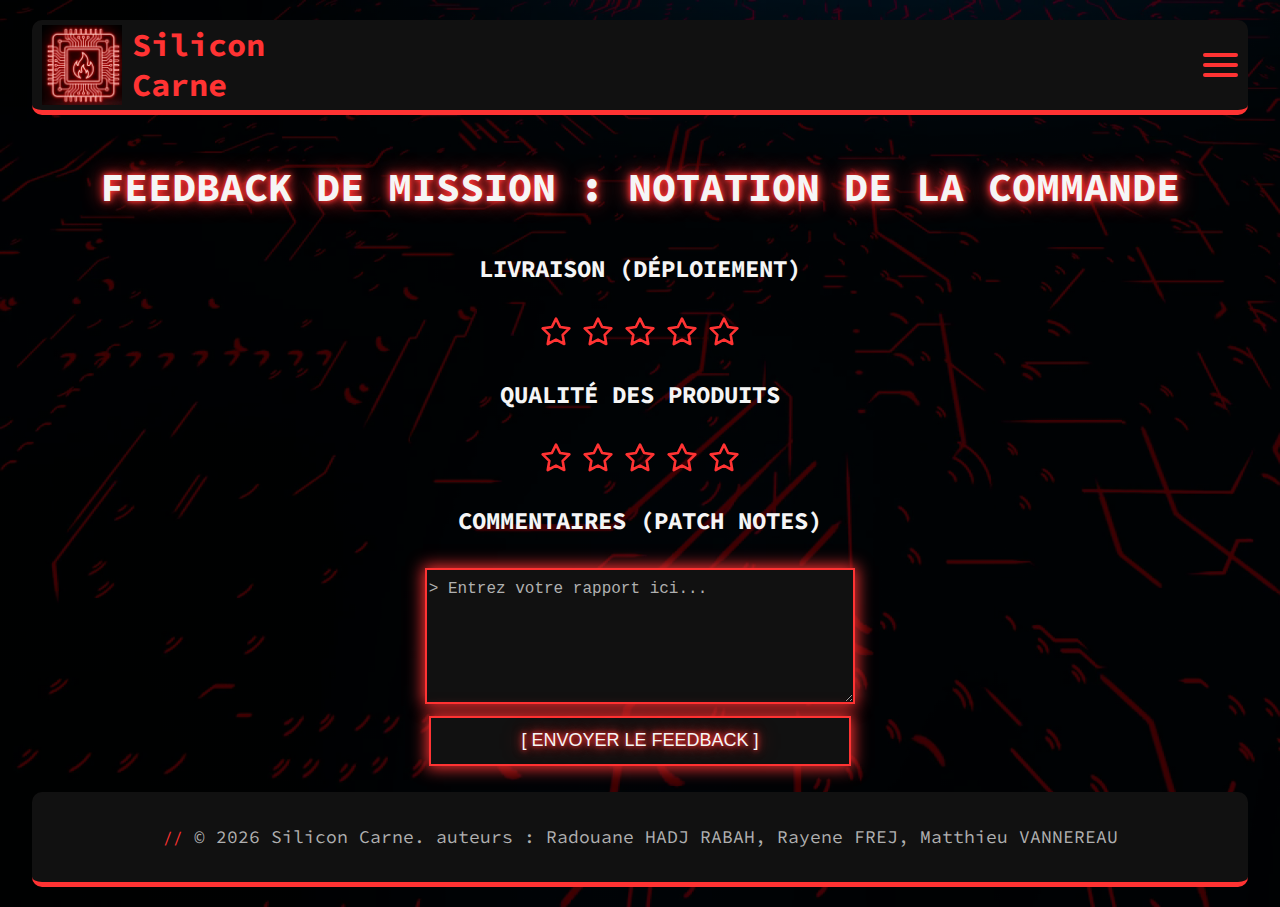
<file: notation.html>
<!DOCTYPE html>
<html lang="fr">
<head>
    <meta charset="UTF-8">
    <link rel="stylesheet" href="css/notation.css">
    <link rel="stylesheet" href="css/style.css">
    <meta name="viewport" content="width=device-width, initial-scale=1.0">
    <title>Notation</title>
</head>
<body>
    
    <nav>
        <div id="container_nav">
        <div class="container_center">
            <img id="logo" src="assets/icones/logo.png" alt="image du logo" width="80dvh"/>
            <h1 id="nom_resto">Silicon Carne</h1>
        </div>

        <ul id="menu_classique">
            <li><a href="Accueil.html">Accueil</a></li>
            <li><a href="Presentation.html">Présentation</a></li>
            <li><a href="index_admin.html">Administrateur</a></li>
            <li><a href="index_livraison.html">Livraison</a></li>
            <li><a href="index_commande.html">Commandes</a></li>
            <li><a href="notation.html">Notation</a></li>
        </ul>

        <input type="checkbox" id="menu-toggle" class="menu-checkbox">
  
        <label for="menu-toggle" class="hamburger">
          <span class="line"></span>
          <span class="line"></span>
          <span class="line"></span>
        </label>

        <ul class="nav-menu">
            <li><a href="Accueil.html">Accueil</a></li>
            <li><a href="Presentation.html">Présentation</a></li>
            <li><a href="index_admin.html">Administrateur</a></li>
            <li><a href="index_livraison.html">Livraison</a></li>
            <li><a href="index_commande.html">Commandes</a></li>
            <li><a href="notation.html">Notation</a></li>
            <li><a href="profil.html">Profil</a></li>
            <li><a href="connexion.html">Connexion</a></li>
            <li><a href="inscription.html">Inscription</a></li>
        </ul>

        <div class="container_center" id="container_login">
            <a href="profil.html"><img src="assets/icones/utilisateur.png" id="profil" alt="image profil" width="35dvh"/></a>
            <button id="button_connexion" onclick="window.location='connexion.html'" class="button_log">connexion</button>
            <button id="button_inscription" onclick="window.location='inscription.html'" class="button_log">inscription</button>
        </div>
        </div>
    </nav>

    <main>
        <h1>FEEDBACK DE MISSION : NOTATION DE LA COMMANDE</h1>
        <div id="container_avis">

            <h2>LIVRAISON (DÉPLOIEMENT)</h2>

            <div class="container_stars">

                <svg
                    xmlns="http://www.w3.org/2000/svg"
                    viewBox="0 0 24 24"
                    width="32"
                    height="32"
                    class="star"
                >
                    <polygon
                        points="12 2 15.09 8.26 22 9.27 17 14.14 18.18 21.02 12 17.77 5.82 21.02 7 14.14 2 9.27 8.91 8.26 12 2"
                        fill="none"
                        stroke="#ff3333"
                        stroke-width="2"
                        stroke-linecap="round"
                        stroke-linejoin="round"
                    />
                </svg>

                <svg
                    xmlns="http://www.w3.org/2000/svg"
                    viewBox="0 0 24 24"
                    width="32"
                    height="32"
                    class="star"
                >
                    <polygon
                        points="12 2 15.09 8.26 22 9.27 17 14.14 18.18 21.02 12 17.77 5.82 21.02 7 14.14 2 9.27 8.91 8.26 12 2"
                        fill="none"
                        stroke="#ff3333"
                        stroke-width="2"
                        stroke-linecap="round"
                        stroke-linejoin="round"
                    />
                </svg>

                <svg
                    xmlns="http://www.w3.org/2000/svg"
                    viewBox="0 0 24 24"
                    width="32"
                    height="32"
                    class="star"
                >
                    <polygon
                        points="12 2 15.09 8.26 22 9.27 17 14.14 18.18 21.02 12 17.77 5.82 21.02 7 14.14 2 9.27 8.91 8.26 12 2"
                        fill="none"
                        stroke="#ff3333"
                        stroke-width="2"
                        stroke-linecap="round"
                        stroke-linejoin="round"
                    />
                </svg>

                <svg
                    xmlns="http://www.w3.org/2000/svg"
                    viewBox="0 0 24 24"
                    width="32"
                    height="32"
                    class="star"
                >
                    <polygon
                        points="12 2 15.09 8.26 22 9.27 17 14.14 18.18 21.02 12 17.77 5.82 21.02 7 14.14 2 9.27 8.91 8.26 12 2"
                        fill="none"
                        stroke="#ff3333"
                        stroke-width="2"
                        stroke-linecap="round"
                        stroke-linejoin="round"
                    />
                </svg>

                <svg
                    xmlns="http://www.w3.org/2000/svg"
                    viewBox="0 0 24 24"
                    width="32"
                    height="32"
                    class="star"
                >
                    <polygon
                        points="12 2 15.09 8.26 22 9.27 17 14.14 18.18 21.02 12 17.77 5.82 21.02 7 14.14 2 9.27 8.91 8.26 12 2"
                        fill="none"
                        stroke="#ff3333"
                        stroke-width="2"
                        stroke-linecap="round"
                        stroke-linejoin="round"
                    />
                </svg>

            </div>

            <h2>QUALITÉ DES PRODUITS</h2>

            <div class="container_stars">

                <svg
                    xmlns="http://www.w3.org/2000/svg"
                    viewBox="0 0 24 24"
                    width="32"
                    height="32"
                    class="star"
                >
                    <polygon
                        points="12 2 15.09 8.26 22 9.27 17 14.14 18.18 21.02 12 17.77 5.82 21.02 7 14.14 2 9.27 8.91 8.26 12 2"
                        fill="none"
                        stroke="#ff3333"
                        stroke-width="2"
                        stroke-linecap="round"
                        stroke-linejoin="round"
                    />
                </svg>

                <svg
                    xmlns="http://www.w3.org/2000/svg"
                    viewBox="0 0 24 24"
                    width="32"
                    height="32"
                    class="star"
                >
                    <polygon
                        points="12 2 15.09 8.26 22 9.27 17 14.14 18.18 21.02 12 17.77 5.82 21.02 7 14.14 2 9.27 8.91 8.26 12 2"
                        fill="none"
                        stroke="#ff3333"
                        stroke-width="2"
                        stroke-linecap="round"
                        stroke-linejoin="round"
                    />
                </svg>

                <svg
                    xmlns="http://www.w3.org/2000/svg"
                    viewBox="0 0 24 24"
                    width="32"
                    height="32"
                    class="star"
                >
                    <polygon
                        points="12 2 15.09 8.26 22 9.27 17 14.14 18.18 21.02 12 17.77 5.82 21.02 7 14.14 2 9.27 8.91 8.26 12 2"
                        fill="none"
                        stroke="#ff3333"
                        stroke-width="2"
                        stroke-linecap="round"
                        stroke-linejoin="round"
                    />
                </svg>

                <svg
                    xmlns="http://www.w3.org/2000/svg"
                    viewBox="0 0 24 24"
                    width="32"
                    height="32"
                    class="star"
                >
                    <polygon
                        points="12 2 15.09 8.26 22 9.27 17 14.14 18.18 21.02 12 17.77 5.82 21.02 7 14.14 2 9.27 8.91 8.26 12 2"
                        fill="none"
                        stroke="#ff3333"
                        stroke-width="2"
                        stroke-linecap="round"
                        stroke-linejoin="round"
                    />
                </svg>

                <svg
                    xmlns="http://www.w3.org/2000/svg"
                    viewBox="0 0 24 24"
                    width="32"
                    height="32"
                    class="star"
                >
                    <polygon
                        points="12 2 15.09 8.26 22 9.27 17 14.14 18.18 21.02 12 17.77 5.82 21.02 7 14.14 2 9.27 8.91 8.26 12 2"
                        fill="none"
                        stroke="#ff3333"
                        stroke-width="2"
                        stroke-linecap="round"
                        stroke-linejoin="round"
                    />
                </svg>

            </div>

            <h2>COMMENTAIRES (PATCH NOTES)</h2>

            <textarea name="commentaires" id="commentaires" placeholder="> Entrez votre rapport ici..."></textarea>

            <button id="submit_avis">[ ENVOYER LE FEEDBACK ]</button>
        </div>        
    </main>

    <footer>
        <div id="container_footer">
            <p id="copyright"><span class="commentaires">//</span> © 2026 Silicon Carne. auteurs : Radouane HADJ RABAH, Rayene FREJ, Matthieu VANNEREAU</p>
        </div>
    </footer>
</body>
</html>
</file>
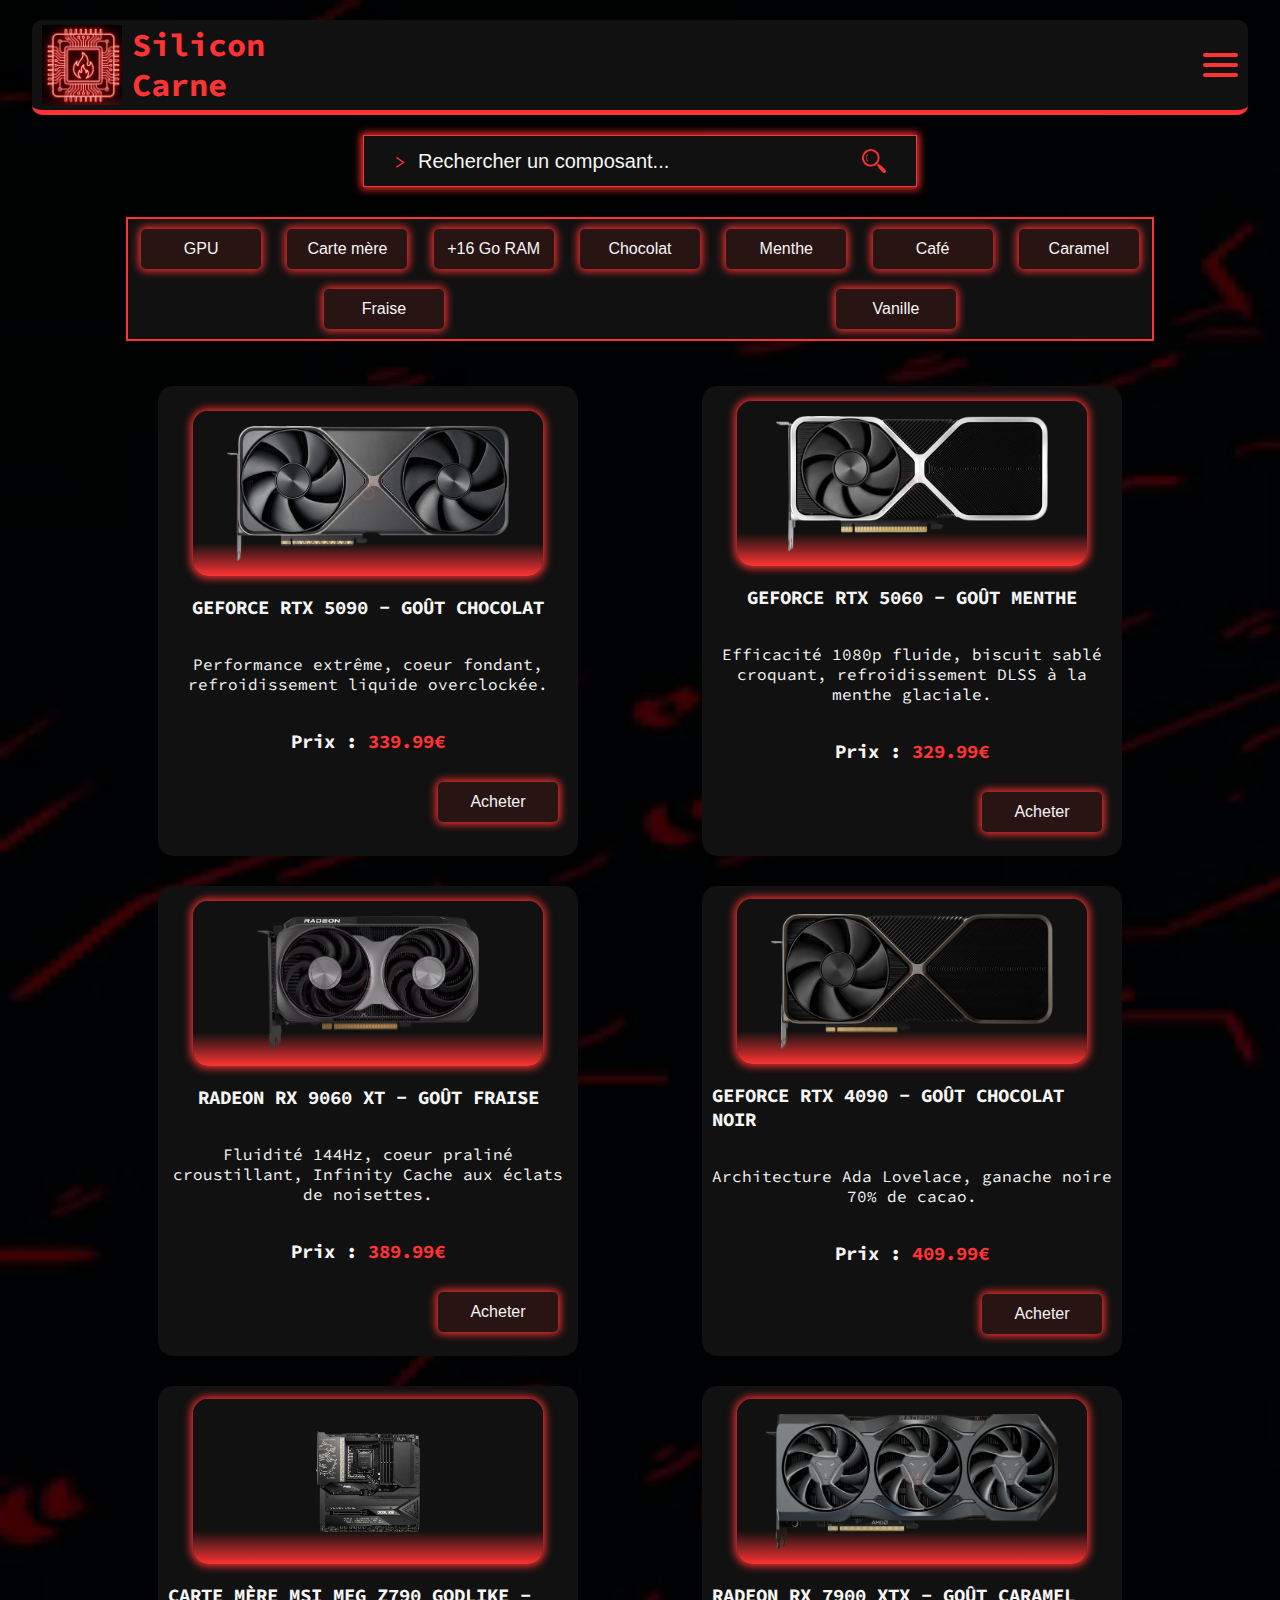
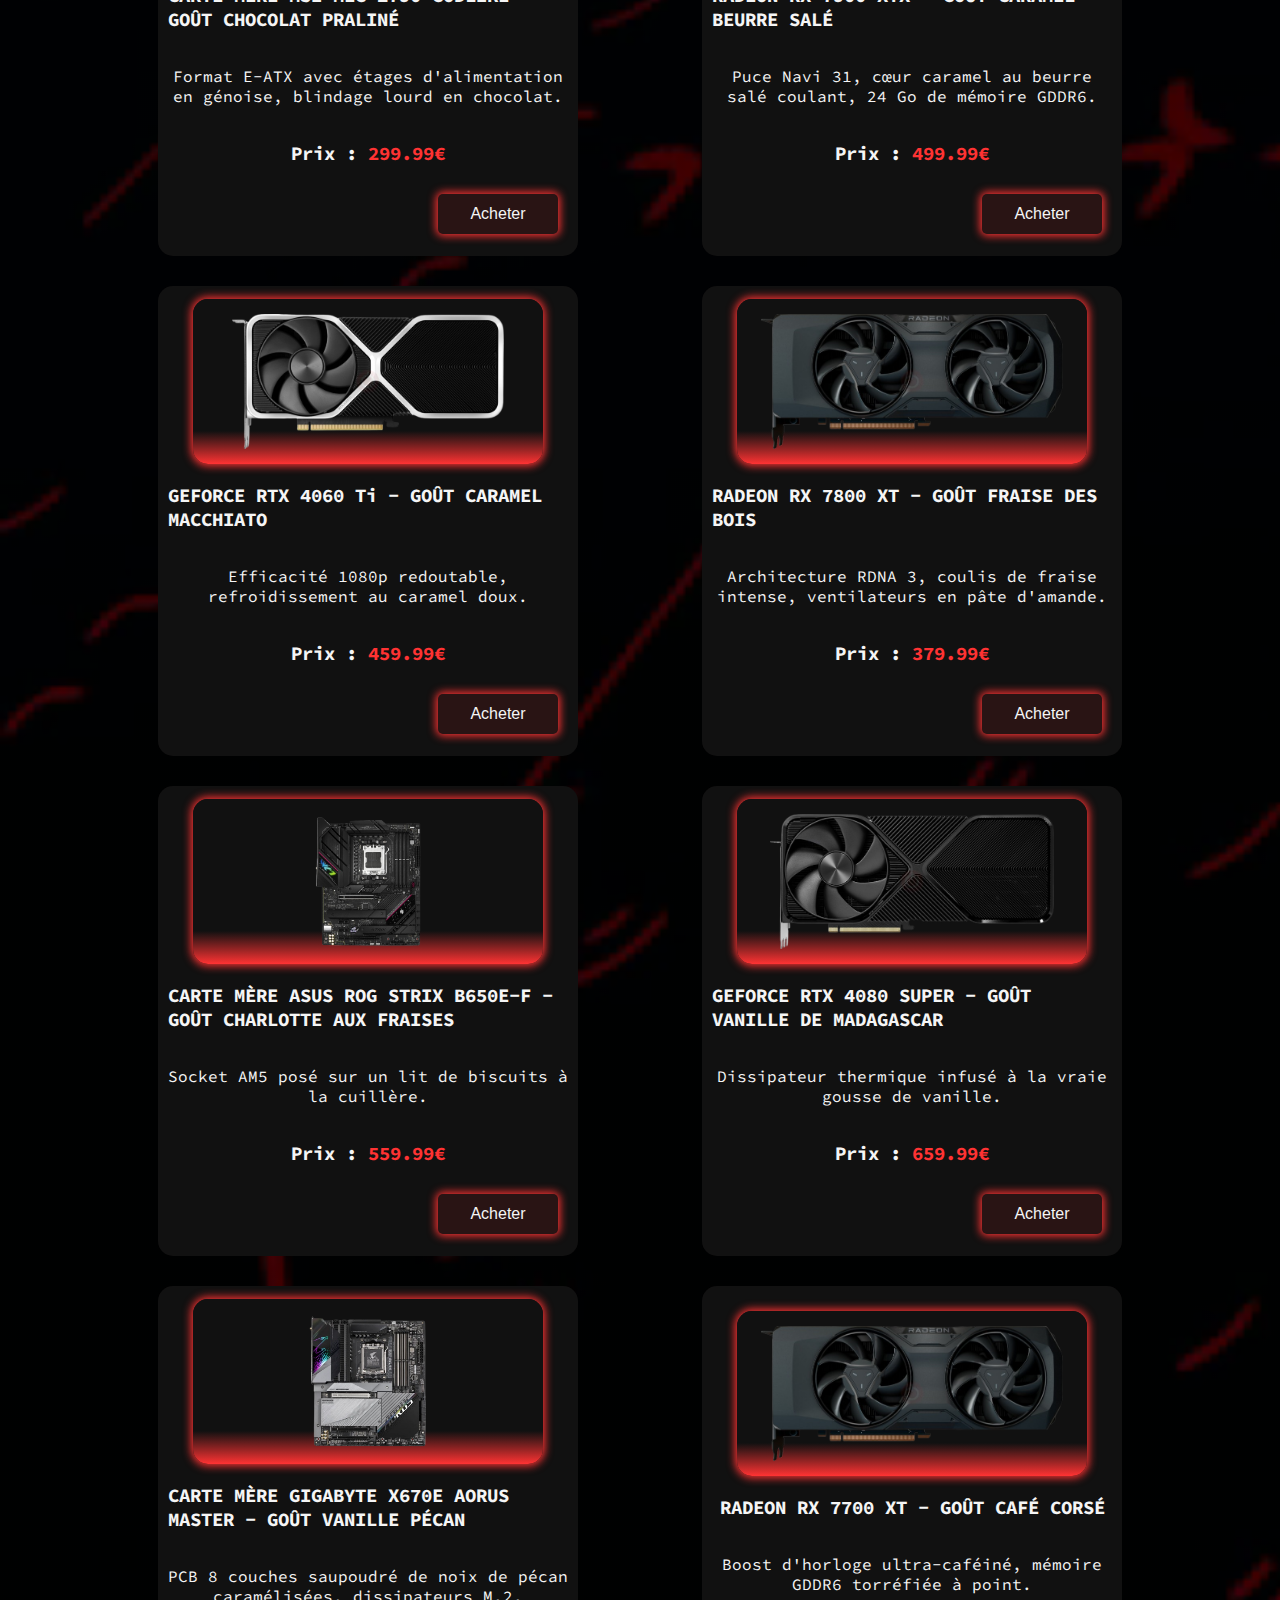
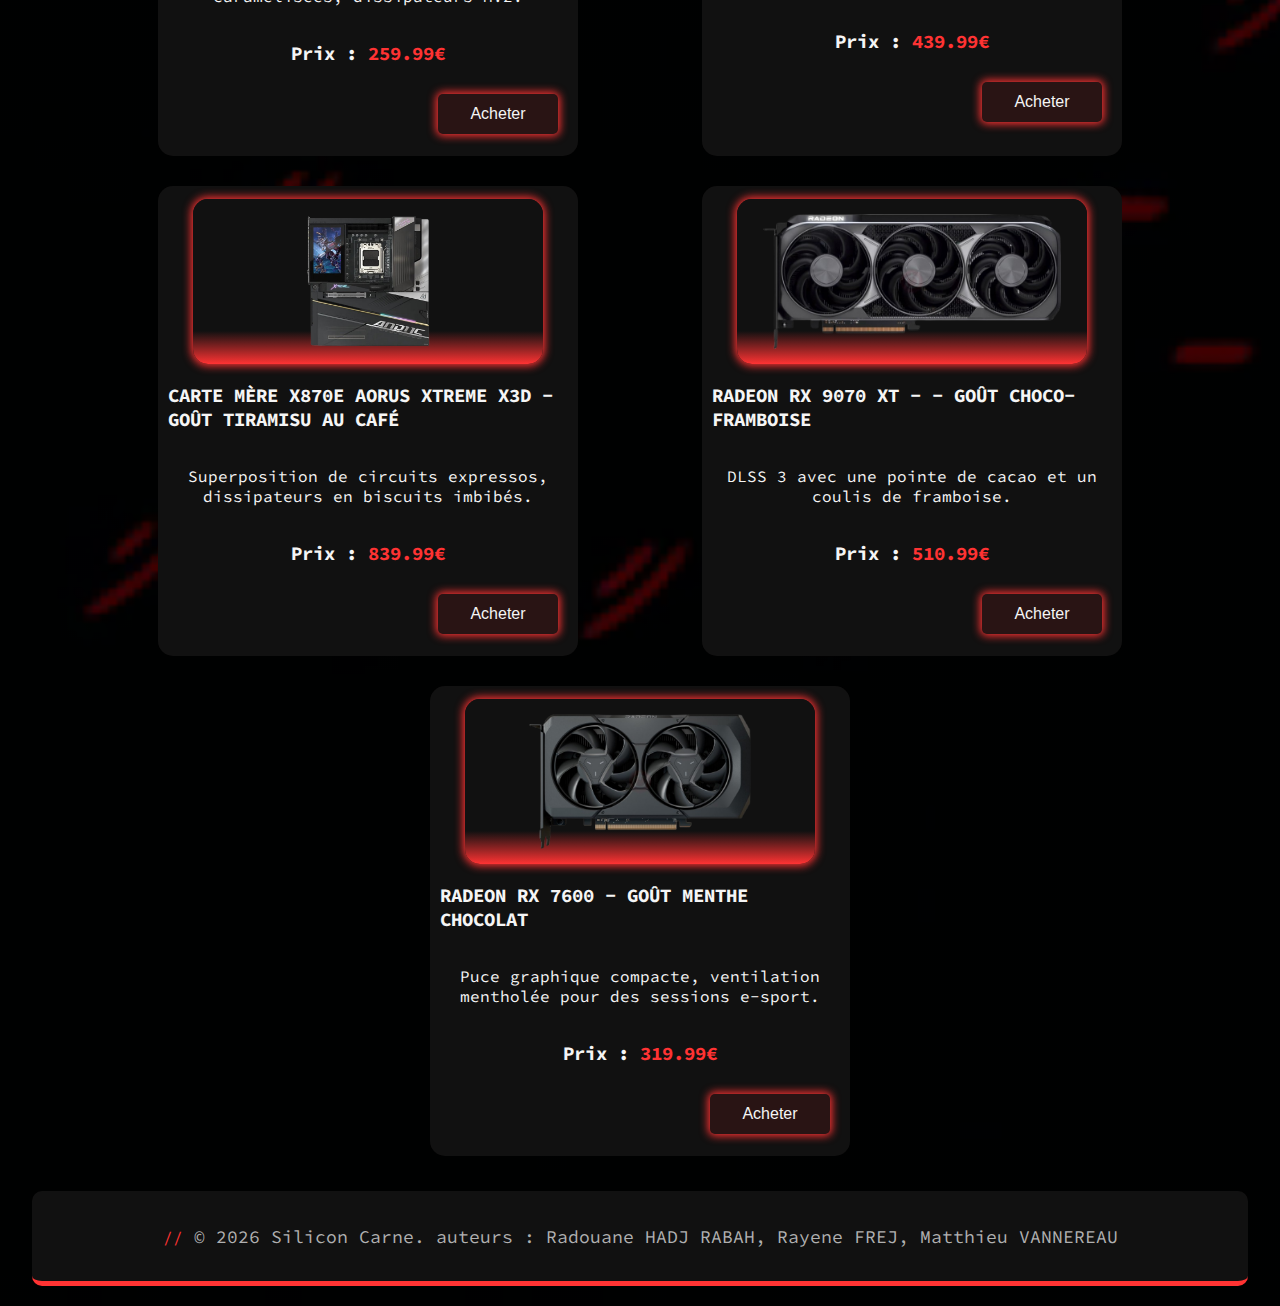
<file: Presentation.html>
<!DOCTYPE html>
<html lang="fr">
<head>
    <meta charset="UTF-8">
    <link rel="stylesheet" href="css/Presentation.css">
    <link rel="stylesheet" href="css/style.css">
    <meta name="viewport" content="width=device-width, initial-scale=1.0">
    <title>Présentation</title>
</head>
<body>
    
    <nav>
        <div id="container_nav">
        <div class="container_center">
            <img id="logo" src="assets/icones/logo.png" alt="image du logo" width="80dvh"/>
            <h1 id="nom_resto">Silicon Carne</h1>
        </div>

        <ul id="menu_classique">
            <li><a href="Accueil.html">Accueil</a></li>
            <li><a href="Presentation.html">Présentation</a></li>
            <li><a href="index_admin.html">Administrateur</a></li>
            <li><a href="index_livraison.html">Livraison</a></li>
            <li><a href="index_commande.html">Commandes</a></li>
            <li><a href="notation.html">Notation</a></li>
        </ul>

        <input type="checkbox" id="menu-toggle" class="menu-checkbox">
  
        <label for="menu-toggle" class="hamburger">
          <span class="line"></span>
          <span class="line"></span>
          <span class="line"></span>
        </label>

        <ul class="nav-menu">
            <li><a href="Accueil.html">Accueil</a></li>
            <li><a href="Presentation.html">Présentation</a></li>
            <li><a href="index_admin.html">Administrateur</a></li>
            <li><a href="index_livraison.html">Livraison</a></li>
            <li><a href="index_commande.html">Commandes</a></li>
            <li><a href="notation.html">Notation</a></li>
            <li><a href="profil.html">Profil</a></li>
            <li><a href="connexion.html">Connexion</a></li>
            <li><a href="inscription.html">Inscription</a></li>
        </ul>

        <div class="container_center" id="container_login">
            <a href="profil.html"><img src="assets/icones/utilisateur.png" id="profil" alt="image profil" width="35dvh"/></a>
            <button id="button_connexion" onclick="window.location='connexion.html'" class="button_log">connexion</button>
            <button id="button_inscription" onclick="window.location='inscription.html'" class="button_log">inscription</button>
        </div>
        </div>
    </nav>

    <main>

        <div id="search_bar">
            <div class="container_center_text">
                <span id="fleche">></span>
                <input type="text" placeholder="Rechercher un composant..." minlength="0" maxlength="70" id="input_search"/>
            </div>
            <img src="assets/icones_presentation/search.png" id="button_search" alt="icone Rechercher"/>
        </div>

        <div id="container_filtres">
            <button class="acheter">GPU</button>
            <button class="acheter">Carte mère</button>
            <button class="acheter">+16 Go RAM</button>
            <button class="acheter">Chocolat</button>
            <button class="acheter">Menthe</button>
            <button class="acheter">Café</button>
            <button class="acheter">Caramel</button>
            <button class="acheter">Fraise</button>
            <button class="acheter">Vanille</button>
        </div>

        <div id="container_cards">

            <div class="card">
                <div class="img_card">
                    <img src="assets/icones_presentation/GeForceRTX5090.png" width="300dvh" alt="image carte graphique GeForceRTX5060"/>
                </div>
                <p class="titre">GEFORCE RTX 5090 - GOÛT CHOCOLAT</p>
                <p class="description">Performance extrême, coeur fondant, refroidissement liquide overclockée.</p>
                <p class="text_prix">Prix : <span class="prix">339.99€</span></p>
                <button class="acheter acheter_card">Acheter</button>
            </div>

            <div class="card">
                <div class="img_card">
                    <img src="assets/icones_presentation/GeForceRTX5060.png" width="300dvh" alt="image carte graphique GeForce RTX 5060"/>
                </div>
                <p class="titre">GEFORCE RTX 5060 - GOÛT MENTHE</p>
                <p class="description">Efficacité 1080p fluide, biscuit sablé croquant, refroidissement DLSS à la menthe glaciale.</p>
                <p class="text_prix">Prix : <span class="prix">329.99€</span></p>
                <button class="acheter acheter_card">Acheter</button>
            </div>

            <div class="card">
                <div class="img_card">
                    <img src="assets/icones_presentation/RadeonRX9060XT.png" alt="image carte graphique Radeon RX 9060 XT"/>
                </div>
                <p class="titre">RADEON RX 9060 XT - GOÛT FRAISE</p>
                <p class="description">Fluidité 144Hz, coeur praliné croustillant, Infinity Cache aux éclats de noisettes.</p>
                <p class="text_prix">Prix : <span class="prix">389.99€</span></p>
                <button class="acheter acheter_card">Acheter</button>
            </div>

            <div class="card">
                <div class="img_card">
                    <img src="assets/icones_presentation/GeForceRTX4090.png" alt="image carte graphique GeForce RTX 4090"/>
                </div>
                <p class="titre">GEFORCE RTX 4090 - GOÛT CHOCOLAT NOIR</p>
                <p class="description">Architecture Ada Lovelace, ganache noire 70% de cacao.</p>
                <p class="text_prix">Prix : <span class="prix">409.99€</span></p>
                <button class="acheter acheter_card">Acheter</button>
            </div>

            <div class="card">
                <div class="img_card">
                    <img src="assets/icones_presentation/MSIMEGZ790GL.png" alt="image carte mère MSI MEG Z790 GODLIKE"/>
                </div>
                <p class="titre">CARTE MÈRE MSI MEG Z790 GODLIKE - GOÛT CHOCOLAT PRALINÉ</p>
                <p class="description">Format E-ATX avec étages d'alimentation en génoise, blindage lourd en chocolat.</p>
                <p class="text_prix">Prix : <span class="prix">299.99€</span></p>
                <button class="acheter acheter_card">Acheter</button>
            </div>

            <div class="card">
                <div class="img_card">
                    <img src="assets/icones_presentation/RadeonRX7900XTX.png" alt="image carte graphique Radeon RX 7900 XTX"/>
                </div>
                <p class="titre">RADEON RX 7900 XTX - GOÛT CARAMEL BEURRE SALÉ</p>
                <p class="description">Puce Navi 31, cœur caramel au beurre salé coulant, 24 Go de mémoire GDDR6.</p>
                <p class="text_prix">Prix : <span class="prix">499.99€</span></p>
                <button class="acheter acheter_card">Acheter</button>
            </div>

            <div class="card">
                <div class="img_card">
                    <img src="assets/icones_presentation/GeForceRTX4060Ti.png" alt="image carte graphique GEFORCE RTX 4060 Ti"/>
                </div>
                <p class="titre">GEFORCE RTX 4060 Ti - GOÛT CARAMEL MACCHIATO</p>
                <p class="description">Efficacité 1080p redoutable, refroidissement au caramel doux.</p>
                <p class="text_prix">Prix : <span class="prix">459.99€</span></p>
                <button class="acheter acheter_card">Acheter</button>
            </div>

            <div class="card">
                <div class="img_card">
                    <img src="assets/icones_presentation/RadeonRX7800XT.png" alt="image carte graphique RADEON RX 7800 XT"/>
                </div>
                <p class="titre">RADEON RX 7800 XT - GOÛT FRAISE DES BOIS</p>
                <p class="description">Architecture RDNA 3, coulis de fraise intense, ventilateurs en pâte d'amande.</p>
                <p class="text_prix">Prix : <span class="prix">379.99€</span></p>
                <button class="acheter acheter_card">Acheter</button>
            </div>

            <div class="card">
                <div class="img_card">
                    <img src="assets/icones_presentation/AsusROGSTRIXB650E.png" alt="image carte mère ASUS ROG STRIX B650E-F"/>
                </div>
                <p class="titre">CARTE MÈRE ASUS ROG STRIX B650E-F - GOÛT CHARLOTTE AUX FRAISES</p>
                <p class="description">Socket AM5 posé sur un lit de biscuits à la cuillère.</p>
                <p class="text_prix">Prix : <span class="prix">559.99€</span></p>
                <button class="acheter acheter_card">Acheter</button>
            </div>

            <div class="card">
                <div class="img_card">
                    <img src="assets/icones_presentation/GeForceRTX4080SUPER.png" alt="image de carte graphique GEFORCE RTX 4080 SUPER"/>
                </div>
                <p class="titre">GEFORCE RTX 4080 SUPER - GOÛT VANILLE DE MADAGASCAR</p>
                <p class="description">Dissipateur thermique infusé à la vraie gousse de vanille.</p>
                <p class="text_prix">Prix : <span class="prix">659.99€</span></p>
                <button class="acheter acheter_card">Acheter</button>
            </div>

            <div class="card">
                <div class="img_card">
                    <img src="assets/icones_presentation/GigabyteX670EAorussMASTER.png" alt="image de carte mère GIGABYTE X670E AORUS MASTER"/>
                </div>
                <p class="titre">CARTE MÈRE GIGABYTE X670E AORUS MASTER - GOÛT VANILLE PÉCAN</p>
                <p class="description">PCB 8 couches saupoudré de noix de pécan caramélisées, dissipateurs M.2.</p>
                <p class="text_prix">Prix : <span class="prix">259.99€</span></p>
                <button class="acheter acheter_card">Acheter</button>
            </div>

            <div class="card">
                <div class="img_card">
                    <img src="assets/icones_presentation/RadeonRX7800XT.png" alt="image de carte graphique RADEON RX 7700 XT"/>
                </div>
                <p class="titre">RADEON RX 7700 XT - GOÛT CAFÉ CORSÉ</p>
                <p class="description">Boost d'horloge ultra-caféiné, mémoire GDDR6 torréfiée à point.</p>
                <p class="text_prix">Prix : <span class="prix">439.99€</span></p>
                <button class="acheter acheter_card">Acheter</button>
            </div>

            <div class="card">
                <div class="img_card">
                    <img src="assets/icones_presentation/X870EAorusXTREMEX3D.png" alt="image de carte mère X870 AORUS XTREME X3D"/>
                </div>
                <p class="titre">CARTE MÈRE X870E AORUS XTREME X3D - GOÛT TIRAMISU AU CAFÉ</p>
                <p class="description">Superposition de circuits expressos, dissipateurs en biscuits imbibés.</p>
                <p class="text_prix">Prix : <span class="prix">839.99€</span></p>
                <button class="acheter acheter_card">Acheter</button>
            </div>

            <div class="card">
                <div class="img_card">
                    <img src="assets/icones_presentation/RadeonRX9070XT.png" alt="image de carte graphique RADEON RX 9070 XT"/>
                </div>
                <p class="titre">RADEON RX 9070 XT - - GOÛT CHOCO-FRAMBOISE</p>
                <p class="description">DLSS 3 avec une pointe de cacao et un coulis de framboise.</p>
                <p class="text_prix">Prix : <span class="prix">510.99€</span></p>
                <button class="acheter acheter_card">Acheter</button>
            </div>

            <div class="card">
                <div class="img_card">
                    <img src="assets/icones_presentation/RadeonRX7600.png" alt="image de carte graphique RADEON RX 7600 XT"/>
                </div>
                <p class="titre">RADEON RX 7600 - GOÛT MENTHE CHOCOLAT</p>
                <p class="description">Puce graphique compacte, ventilation mentholée pour des sessions e-sport.</p>
                <p class="text_prix">Prix : <span class="prix">319.99€</span></p>
                <button class="acheter acheter_card">Acheter</button>
            </div>

        </div>
    </main>

    <footer>
        <div id="container_footer">
            <p id="copyright"><span class="commentaires">//</span> © 2026 Silicon Carne. auteurs : Radouane HADJ RABAH, Rayene FREJ, Matthieu VANNEREAU</p>
        </div>
    </footer>
</body>
</html>
</file>
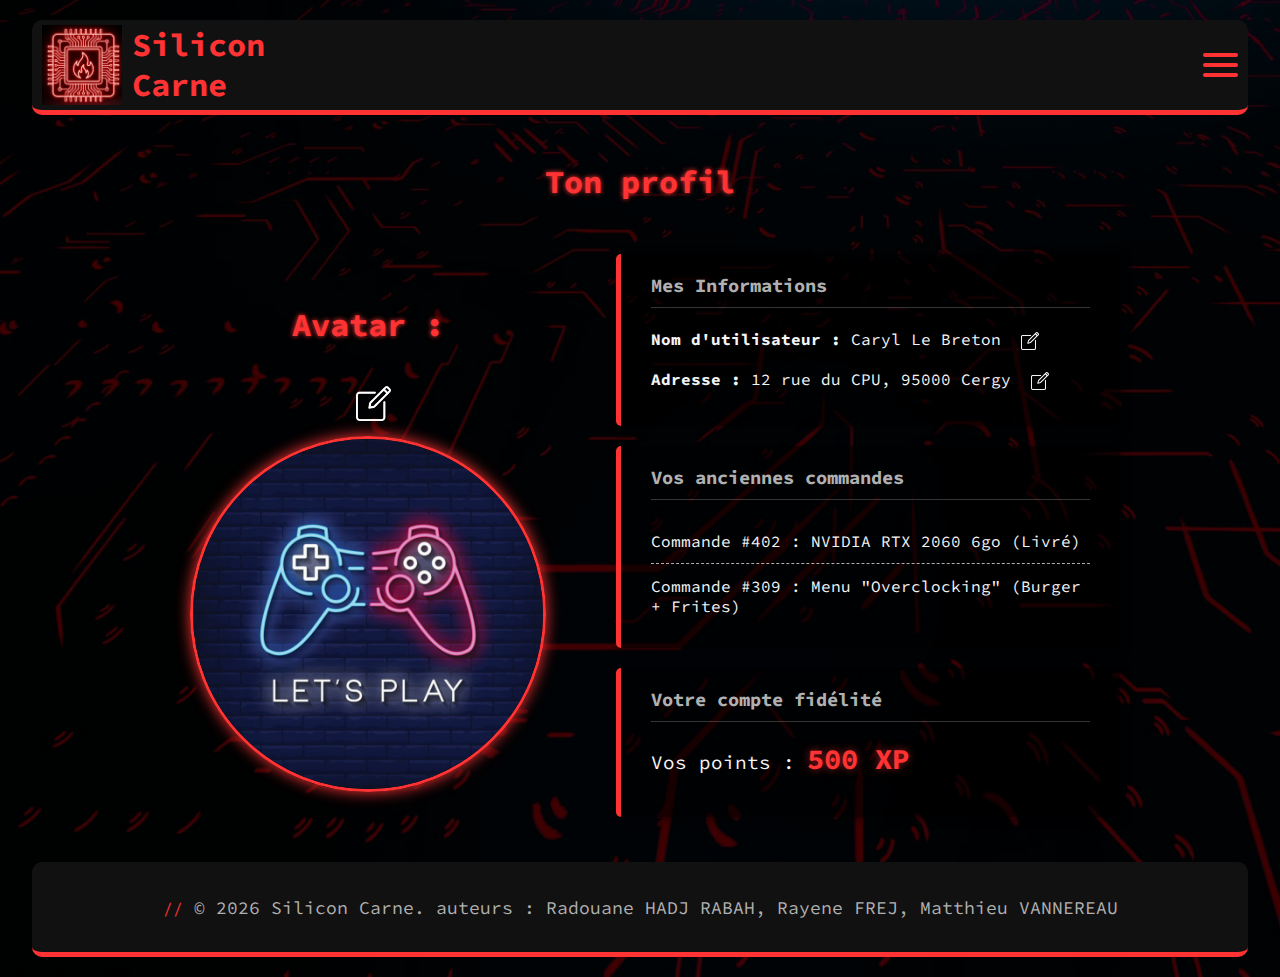
<file: profil.html>
<!DOCTYPE html> 
<html lang="fr"> 
<head>
  <meta charset="UTF-8">
  <title>Profil Silicon Carne</title>
  <meta name="description" content="Page profil">
  <link rel="stylesheet" href="css/profil.css"/>
  <link rel="stylesheet" href="css/style.css">
</head>

<body>

     <nav>
        <div id="container_nav">
        <div class="container_center">
            <img id="logo" src="assets/icones/logo.png" alt="image du logo" width="80dvh"/>
            <h1 id="nom_resto">Silicon Carne</h1>
        </div>

        <ul id="menu_classique">
            <li><a href="Accueil.html">Accueil</a></li>
            <li><a href="Presentation.html">Présentation</a></li>
            <li><a href="index_admin.html">Administrateur</a></li>
            <li><a href="index_livraison.html">Livraison</a></li>
            <li><a href="index_commande.html">Commandes</a></li>
            <li><a href="notation.html">Notation</a></li>
        </ul>

        <input type="checkbox" id="menu-toggle" class="menu-checkbox">
  
        <label for="menu-toggle" class="hamburger">
          <span class="line"></span>
          <span class="line"></span>
          <span class="line"></span>
        </label>

        <ul class="nav-menu">
            <li><a href="Accueil.html">Accueil</a></li>
            <li><a href="Presentation.html">Présentation</a></li>
            <li><a href="index_admin.html">Administrateur</a></li>
            <li><a href="index_livraison.html">Livraison</a></li>
            <li><a href="index_commande.html">Commandes</a></li>
            <li><a href="notation.html">Notation</a></li>
            <li><a href="profil.html">Profil</a></li>
            <li><a href="connexion.html">Connexion</a></li>
            <li><a href="inscription.html">Inscription</a></li>
        </ul>

        <div class="container_center" id="container_login">
            <a href="profil.html"><img src="assets/icones/utilisateur.png" id="profil" alt="image profil" width="35dvh"/></a>
            <button id="button_connexion" onclick="window.location='connexion.html'" class="button_log">connexion</button>
            <button id="button_inscription" onclick="window.location='inscription.html'" class="button_log">inscription</button>
        </div>
        </div>
    </nav>

    <main>
        <h2>Ton profil</h2>
        
        <div class="profil-wrapper">
            
            <div class="avatar-section">
                <h2>Avatar : </h2>
                <a href="#" class="edit-btn" title="Modifier l'avatar"><img src="assets/icones/modifier.png" alt="Modifier" width="35" style="vertical-align: middle;"></a>
                <img src="assets/avatars/avatar1.jpg" alt="Avatar" class="avatar">
            </div>

            <div class="profil-container">
                <div class="card profil-info">
                    <h3>Mes Informations</h3>
                    <p><b>Nom d'utilisateur :</b> Caryl Le Breton <a href="#" class="edit-btn" title="Modifier"><img src="../icones/modifier.png" alt="Modifier" width="18" style="vertical-align: middle;"></a></p>
                    <p><b>Adresse :</b> 12 rue du CPU, 95000 Cergy <a href="#" class="edit-btn" title="Modifier"><img src="../icones/modifier.png" alt="Modifier" width="18" style="vertical-align: middle;"></a></p>
                </div>

                <div class="card historique">
                    <h3>Vos anciennes commandes</h3>
                    <ul>
                        <li>Commande #402 : NVIDIA RTX 2060 6go (Livré)</li>
                        <li>Commande #309 : Menu "Overclocking" (Burger + Frites)</li>
                    </ul>
                </div>

                <div class="card fidelite">
                    <h3>Votre compte fidélité</h3>
                    <p>Vos points : <b>500 XP</b></p>
                </div>
            </div>
            
        </div>
    </main>

    <footer>
        <div id="container_footer">
            <p id="copyright"><span class="commentaires">//</span> © 2026 Silicon Carne. auteurs : Radouane HADJ RABAH, Rayene FREJ, Matthieu VANNEREAU</p>
        </div>
    </footer>

</body>
</html>
</file>
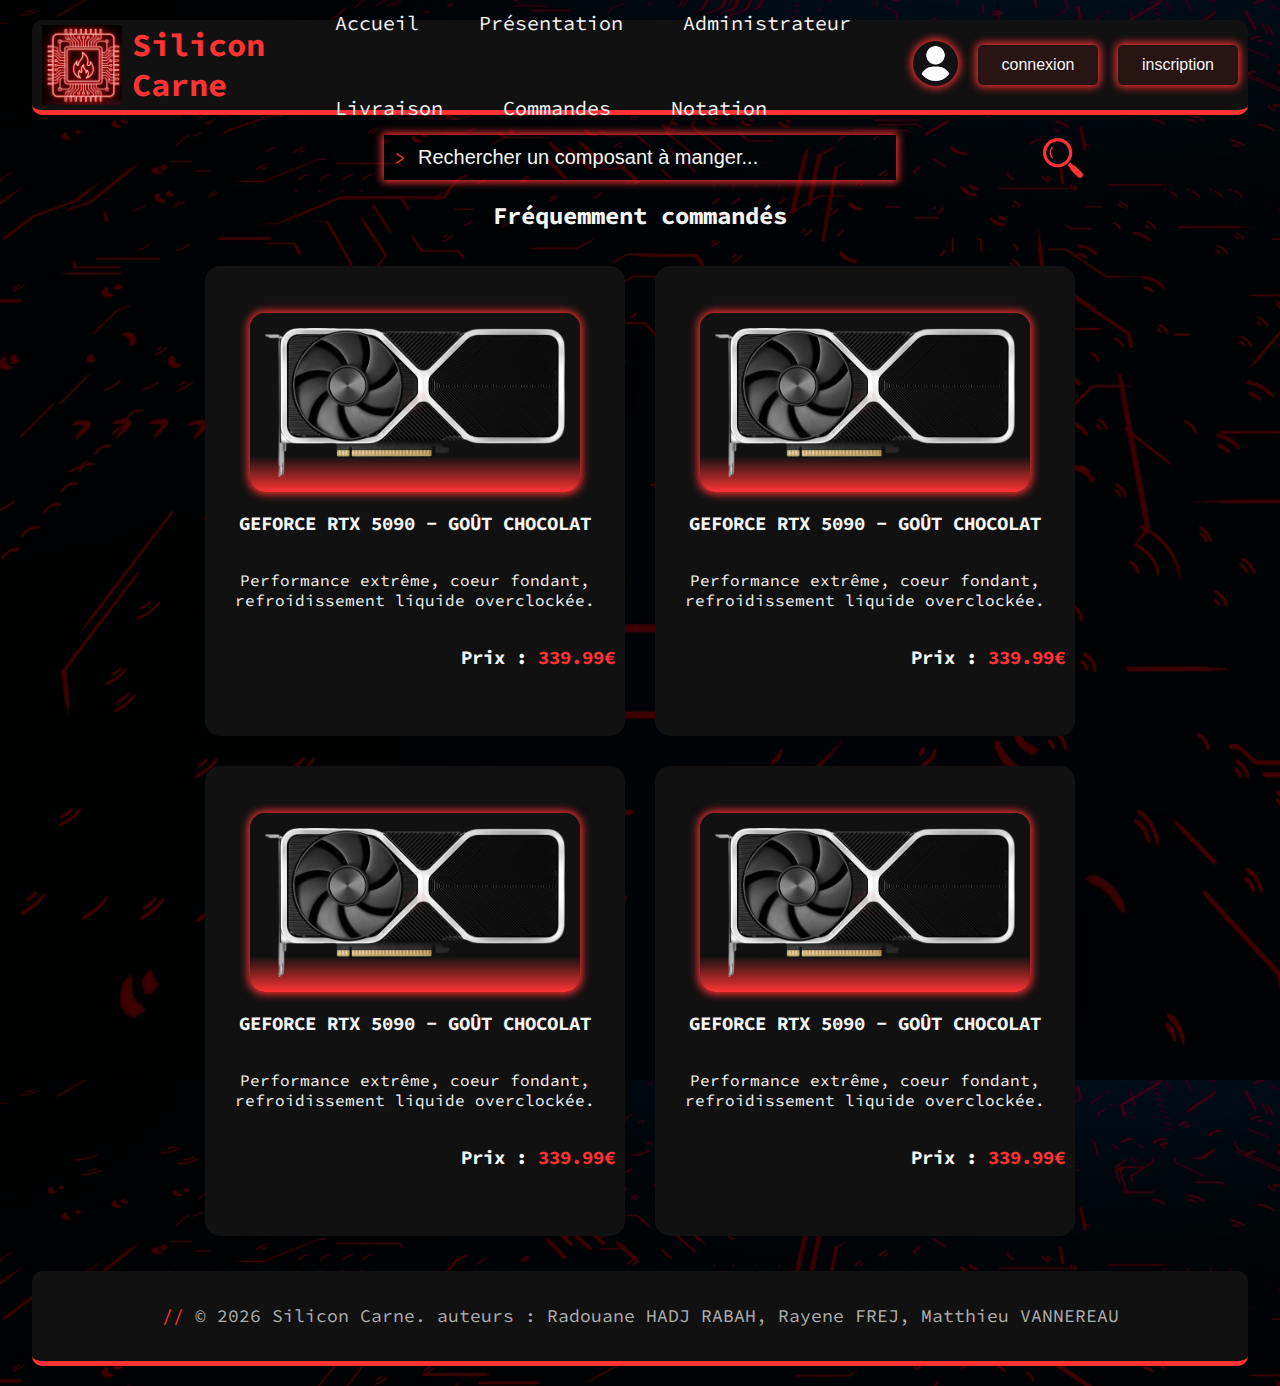
<file: Accueil/Accueil.html>
<!DOCTYPE html>
<html lang="en">
<head>
    <meta charset="UTF-8">
    <link rel="stylesheet" href="Accueil.css">
    <link rel="stylesheet" href="../style.css">
    <meta name="viewport" content="width=device-width, initial-scale=1.0">
    <title>Accueil</title>
</head>
<body>
    <nav>
        <div id="container_nav">
        <div class="container_center">
            <img id="logo" src="../icones/logo.png" alt="image du logo" width="80dvh"/>
            <h1 id="nom_resto">Silicon Carne</h1>
        </div>

        <ul>
            <li><a href="../Accueil/Accueil.html">Accueil</a></li>
            <li><a href="">Présentation</a></li>
            <li><a href="../page_admin/index.html">Administrateur</a></li>
            <li><a href="../page_livraison/index.html">Livraison</a></li>
            <li><a href="../page_commande/index.html">Commandes</a></li>
            <li><a href="">Notation</a></li>
        </ul>

        <div class="container_center" id="container_login">
            <a href="../profil/profil.html"><img src="../icones/utilisateur.png" id="profil" alt="image profil" width="35dvh"/></a>
            <button id="button_connexion" onclick="window.location='../connexion/connexion.html'" class="button_log">connexion</button>
            <button id="button_inscription" onclick="window.location='../inscription/inscription.html'" class="button_log">inscription</button>
        </div>
        </div>
    </nav>

    <main>
        <div id="search_bar">
            <div class="container_center_text">
                <span id="fleche">></span>
                <input type="text" placeholder="Rechercher un composant à manger..." size="49" minlength="0" maxlength="70" id="input_search"/>
            </div>
            <img src="icones/search.png" id="button_search" width="40dvh" alt="icone Rechercher"/>
        </div>

        <h2>Fréquemment commandés</h2>
        <div id="container_cards">

            <div class="card">
                <img class="img_card" src="icones/GeForceRTX5060.png" width="300dvh" alt="image carte graphique GeForceRTX5060"/>
                <p class="titre">GEFORCE RTX 5090 - GOÛT CHOCOLAT</p>
                <p class="description">Performance extrême, coeur fondant, refroidissement liquide overclockée.</p>
                <p class="text_prix">Prix : <span class="prix">339.99€</span></p>
            </div>

            <div class="card">
                <img class="img_card" src="icones/GeForceRTX5060.png" width="300dvh" alt="image carte graphique GeForceRTX5060"/>
                <p class="titre">GEFORCE RTX 5090 - GOÛT CHOCOLAT</p>
                <p class="description">Performance extrême, coeur fondant, refroidissement liquide overclockée.</p>
                <p class="text_prix">Prix : <span class="prix">339.99€</span></p>
            </div>

            <div class="card">
                <img class="img_card" src="icones/GeForceRTX5060.png" width="300dvh" alt="image carte graphique GeForceRTX5060"/>
                <p class="titre">GEFORCE RTX 5090 - GOÛT CHOCOLAT</p>
                <p class="description">Performance extrême, coeur fondant, refroidissement liquide overclockée.</p>
                <p class="text_prix">Prix : <span class="prix">339.99€</span></p>
            </div>

            <div class="card">
                <img class="img_card" src="icones/GeForceRTX5060.png" width="300dvh" alt="image carte graphique GeForceRTX5060"/>
                <p class="titre">GEFORCE RTX 5090 - GOÛT CHOCOLAT</p>
                <p class="description">Performance extrême, coeur fondant, refroidissement liquide overclockée.</p>
                <p class="text_prix">Prix : <span class="prix">339.99€</span></p>
            </div>

        </div>
    </main>

    <footer>
        <div id="container_footer">
            <p id="copyright"><span class="commentaires">//</span> © 2026 Silicon Carne. auteurs : Radouane HADJ RABAH, Rayene FREJ, Matthieu VANNEREAU</p>
        </div>
    </footer>
</body>
</html>
</file>
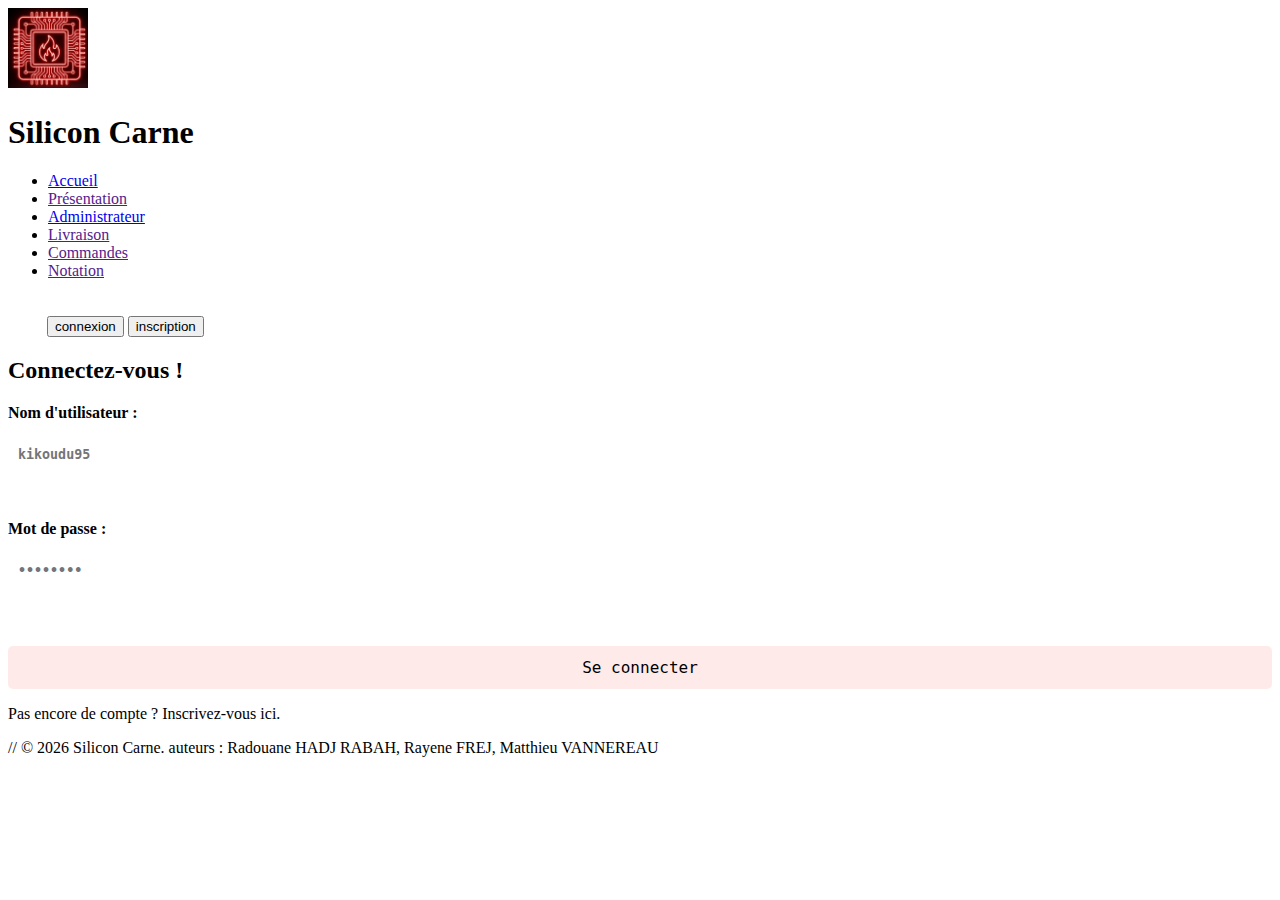
<file: connexion/connexion.html>
<!DOCTYPE html> 
<html lang="fr"> 
<head>
  <meta charset="UTF-8">
  <title>Connexion Silicon Carne</title>
  <meta name="description" content="Page connexion">
  <link rel="stylesheet" href="connexion.css"/>
</head>

<body>
    <nav>
        <div id="container_nav">
        <div class="container_center">
            <img id="logo" src="icones/logo.png" alt="image du logo" width="80dvh"/>
            <h1 id="nom_resto">Silicon Carne</h1>
        </div>

        <ul>
            <li><a href="Accueil.html">Accueil</a></li>
            <li><a href="">Présentation</a></li>
            <li><a href="../page_admin/index.html">Administrateur</a></li>
            <li><a href="">Livraison</a></li>
            <li><a href="">Commandes</a></li>
            <li><a href="">Notation</a></li>
        </ul>

        <div class="container_center" id="container_login">
            <img src="icones/utilisateur.png" id="profil" alt="image profil" width="35dvh"/>
            <button id="button_connexion" class="button_log">connexion</button>
            <button id="button_inscription" class="button_log">inscription</button>
        </div>
        </div>
    </nav>


    <main>
    <h2>Connectez-vous !</h2>
    
    <form action="connexion.html" method="POST"> 
        <label for="user">Nom d'utilisateur :</label>
        <input type="text" id="user" name="user" placeholder="kikoudu95" required><br>
        
        <label for="password">Mot de passe :</label>
        <input type="password" id="password" name="password" placeholder="••••••••" required><br>
        
        <input class="styled" type="submit" value="Se connecter" />
    </form>

    <p>Pas encore de compte ? <a href="inscription.html">Inscrivez-vous ici</a>.</p>
    </main>
<footer>
        <div id="container_footer">
            <p id="copyright"><span class="commentaires">//</span> © 2026 Silicon Carne. auteurs : Radouane HADJ RABAH, Rayene FREJ, Matthieu VANNEREAU</p>
        </div>
    </footer>

</body>
</html>
</file>
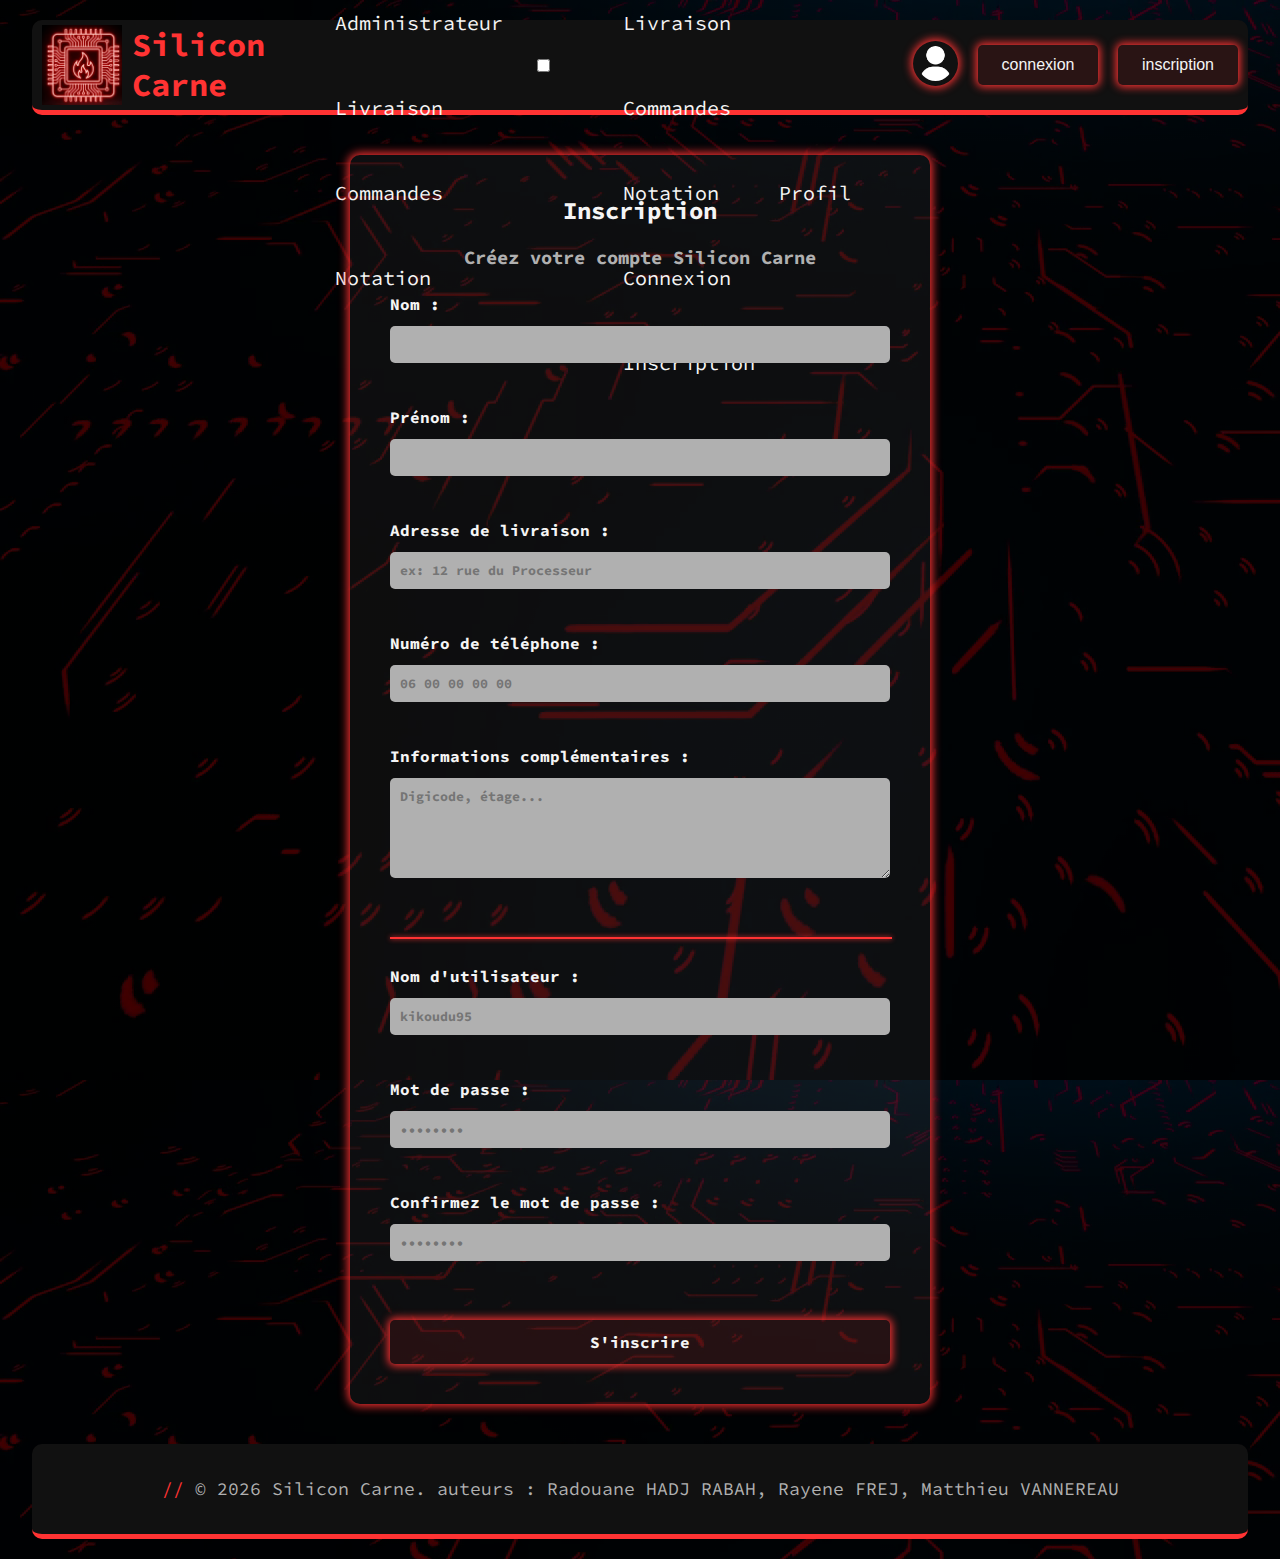
<file: inscription/inscription.html>
<!DOCTYPE html> 
<html lang="fr"> 
<head>
  <meta charset="UTF-8">
  <title>Inscription Silicon Carne</title>
  <meta name="description" content="Page d'inscription">
  <link rel="stylesheet" href="inscription.css"/>
  <link rel="stylesheet" href="../style.css">
</head>

<body>
    
    <nav>
        <div id="container_nav">
        <div class="container_center">
            <img id="logo" src="../icones/logo.png" alt="image du logo" width="80dvh"/>
            <h1 id="nom_resto">Silicon Carne</h1>
        </div>

        <ul id="menu_classique">
            <li><a href="../Accueil/Accueil.html">Accueil</a></li>
            <li><a href="../Presentation/Presentation.html">Présentation</a></li>
            <li><a href="../page_admin/index.html">Administrateur</a></li>
            <li><a href="../page_livraison/index.html">Livraison</a></li>
            <li><a href="../page_commande/index.html">Commandes</a></li>
            <li><a href="../notation/notation.html">Notation</a></li>
        </ul>

        <input type="checkbox" id="menu-toggle" class="menu-checkbox">
  
        <label for="menu-toggle" class="hamburger">
          <span class="line"></span>
          <span class="line"></span>
          <span class="line"></span>
        </label>

        <ul class="nav-menu">
            <li><a href="../Accueil/Accueil.html">Accueil</a></li>
            <li><a href="../Presentation/Presentation.html">Présentation</a></li>
            <li><a href="../page_admin/index.html">Administrateur</a></li>
            <li><a href="../page_livraison/index.html">Livraison</a></li>
            <li><a href="../page_commande/index.html">Commandes</a></li>
            <li><a href="../notation/notation.html">Notation</a></li>
            <li><a href="../profil/profil.html">Profil</a></li>
            <li><a href="../connexion/connexion.html">Connexion</a></li>
            <li><a href="../inscription/inscription.html">Inscription</a></li>
        </ul>

        <div class="container_center" id="container_login">
            <a href="../profil/profil.html"><img src="../icones/utilisateur.png" id="profil" alt="image profil" width="35dvh"/></a>
            <button id="button_connexion" onclick="window.location='../connexion/connexion.html'" class="button_log">connexion</button>
            <button id="button_inscription" onclick="window.location='../inscription/inscription.html'" class="button_log">inscription</button>
        </div>
        </div>
    </nav>

    <main>
        <div class="form-container">

        <h2>Inscription</h2>
        <h3>Créez votre compte Silicon Carne</h3>
        
        <form action="inscription.html" method="POST"> 
            <label for="nom">Nom :</label>
            <input type="text" id="nom" name="nom" required><br>

            <label for="prenom">Prénom :</label>
            <input type="text" id="prenom" name="prenom" required><br>

            <label for="adresse">Adresse de livraison :</label>
            <input type="text" id="adresse" name="adresse" placeholder="ex: 12 rue du Processeur" required><br>

            <label for="tel">Numéro de téléphone :</label>
            <input type="tel" id="tel" name="tel" placeholder="06 00 00 00 00"><br>

            <label for="infos">Informations complémentaires :</label>
            <textarea id="infos" name="infos" placeholder="Digicode, étage..."></textarea><br>

            <hr> <label for="user">Nom d'utilisateur :</label>
            <input type="text" id="user" name="user" placeholder="kikoudu95" required><br>

            <label for="password">Mot de passe :</label>
            <input type="password" id="password" name="password" placeholder="••••••••" required><br>

            <label for="confirmpassword">Confirmez le mot de passe :</label>
            <input type="password" id="confirmpassword" name="confirmpassword" placeholder="••••••••" required><br>

            <input class="styled" type="submit" value="S'inscrire" />
        </form>
    </div>
</main>

    <footer>
        <div id="container_footer">
            <p id="copyright"><span class="commentaires">//</span> © 2026 Silicon Carne. auteurs : Radouane HADJ RABAH, Rayene FREJ, Matthieu VANNEREAU</p>
        </div>
    </footer>

</body>
</html>
</file>
<file: page_admin/style.css>
/* Styles page Admin */
.page {
  max-width: 900px;
  margin: 40px auto;
  padding: 0 16px;
}

.header {
  margin-bottom: 16px;
  display: flex;
  align-items: center;
  justify-content: space-between;
  gap: 12px;
}

.header h1 {
  font-size: 24px;
  margin-bottom: 6px;
  color: var(--text-color);
}

.header p {
  color: var(--details-color);
}

.filter-btn {
  background-color: rgba(255, 51, 51, 0.2);
  box-shadow: 0px 0px 8px 2px var(--main-color);
  color: var(--text-color);
  border: none;
  padding: 10px 14px;
  border-radius: 6px;
  font-size: 14px;
  cursor: pointer;
  transition-duration: 0.5s;
}

.filter-btn:hover {
  transform: scale(1.03);
  background-color: rgba(255, 51, 51, 0.3);
}

.card {
  background: var(--background-color);
  border: 1px solid var(--main-color);
  border-radius: 8px;
  padding: 12px;
}

.table {
  border: 1px solid var(--main-color);
  border-radius: 6px;
  overflow: hidden;
}

.row {
  display: grid;
  grid-template-columns: 1fr 1fr 1fr 80px 1fr 110px;
}

.row:not(.header-row) {
  background: rgba(17, 17, 17, 0.6);
}

.row:not(.header-row):nth-child(even) {
  background: rgba(255, 51, 51, 0.1);
}

.cell {
  padding: 10px 12px;
  border-bottom: 1px solid var(--details-color);
  color: var(--text-color);
}

.header-row .cell {
  font-weight: 700;
  background: rgba(255, 51, 51, 0.2);
  border-bottom: 1px solid var(--main-color);
  color: var(--text-color);
}

.row:last-child .cell {
  border-bottom: none;
}
</file>
<file: style.css>
@import url('https://fonts.googleapis.com/css2?family=Source+Code+Pro:ital,wght@0,200..900;1,200..900&display=swap');

:root{
    --background-color: #111111;
    --main-color: #ff3333;
    --details-color: #b0b0b0;
    --text-color: #f5f5f5;
}


body{
    margin: 0;
    padding: 0;
    font-family: "Source Code Pro";
    background-image: linear-gradient(rgba(0, 0, 0, 0.75), rgba(0, 0, 0, 0.75)), url("icones/wallpaper.png");
    color: var(--text-color);
}

/*nav*/

nav{
    display: flex;
    justify-content: center;
    align-items: center;
    height: 15vh;
    width: 100%;
}

#container_nav{
    display: flex;
    justify-content: space-between;
    align-items: center;
    height: 10vh;
    width: 95%;
    background-color: var(--background-color);
    border-radius: 10px;
    border-bottom: solid var(--main-color) 5px;
}

#logo{
    margin: 10px;
}

#nom_resto{
    color: var(--main-color);
}

#profil{
    border-radius: 50%;
    box-shadow: 0px 0px 8px 2px var(--main-color);
    padding: 5px;
    margin: 10px;
    transition-duration: 0.5s;
}

#profil:hover{
    transform: scale(1.03);
}

nav ul{
    text-decoration: none;
}

nav ul li{
    display: flex;
    justify-content: center;
    align-items: center;
    float: left;
    text-align: center;
    margin: 30px;
}

nav ul li a{
    text-decoration: none;
    text-align: center;
    font-size: 20px;
    transition-duration: 0.5s;
    color: var(--text-color);
}

nav ul li a:hover{
    transform: scale(1.1);
    color: var(--main-color);
}

.container_center{
    display: flex;
    justify-content: center;
    align-items: center;
}

.button_log{
    display: block;
    border: none;
    border-radius: 5px;
    background-color: rgba(255, 51, 51, 0.1);
    box-shadow: 0px 0px 8px 2px var(--main-color);
    color: var(--text-color);
    width:120px;
    height: 40px;
    margin: 10px;
    font-size: 16px;
    transition-duration: 0.5s;

}

.button_log:hover{
    transform: scale(1.03);
}

/*fin nav*/

/*main*/

main{
    display: flex;
    flex-direction: column;
    justify-content: space-around;
    align-items: center;
    width: 100%;
    min-height: 70vh;
}

/*main*/

/*footer*/

footer{
    display: flex;
    justify-content: center;
    align-items: center;
    height: 15vh;
    width: 100%;
}

#container_footer{
    display: flex;
    justify-content: center;
    align-items: center;
    height: 10vh;
    width: 95%;
    background-color: var(--background-color);
    border-radius: 10px;
    border-bottom: solid var(--main-color) 5px;
}

.commentaires{
    color: var(--main-color);
}

#copyright{
    font-size: 18px;
    color: var(--details-color);
}

/*fin footer*/
</file>
<file: page_commande/style.css>
/* Styles page Commandes */

.header {
    margin-bottom: 30px;
    display: flex;
    flex-direction: column;
    align-items: center;
    justify-content: space-between;
    min-height: 120px;
    min-width: 350px;
}

#container_text_btn{
    display: flex;
    justify-content: space-around;
    align-items: center;
    height: auto;
    width: 100%;
}

.header h1 {
    font-size: 28px;
    color: var(--text-color);
}

.header p {
    color: var(--details-color);
    font-size: 16px;
}

.action-btn {
    background-color: rgba(255, 51, 51, 0.2);
    box-shadow: 0px 0px 8px 2px var(--main-color);
    color: var(--text-color);
    border: none;
    padding: 12px 20px;
    border-radius: 6px;
    font-size: 16px;
    cursor: pointer;
    transition-duration: 0.5s;
}

.action-btn:hover {
    transform: scale(1.03);
    background-color: rgba(255, 51, 51, 0.3);
}

.card {
    width: 80%;
    background: var(--background-color);
    border: 1px solid var(--main-color);
    border-radius: 8px;
    padding: 10px;
    margin: 10px;
}

.commandes-container{
    display: flex;
    justify-content: space-around;
    flex-wrap: wrap;
    align-items: center;
    width: 100%;
    min-height: 500px;
}

.commande-item {
    height: auto;
    width: 400px;
    background: rgba(17, 17, 17, 0.8);
    border: 1px solid var(--main-color);
    border-radius: 8px;
    padding: 15px;
    margin: 10px;
    transition-duration: 0.3s;
}

.commande-item:hover {
    transform: translateY(-5px);
    box-shadow: 0px 0px 15px 3px rgba(255, 51, 51, 0.3);
}

.commande-header {
    display: flex;
    justify-content: space-between;
    align-items: center;
    margin-bottom: 15px;
    padding-bottom: 10px;
    border-bottom: 1px solid var(--details-color);
}

.commande-id {
    font-size: 18px;
    font-weight: bold;
    color: var(--main-color);
}

.statut {
    padding: 5px 12px;
    border-radius: 4px;
    font-size: 12px;
    font-weight: bold;
}

.statut.en-cours {
    background-color: rgba(255, 165, 0, 0.2);
    color: #ffa500;
    box-shadow: 0px 0px 8px 1px rgba(255, 165, 0, 0.3);
}

.statut.livree {
    background-color: rgba(0, 255, 0, 0.2);
    color: #00ff00;
    box-shadow: 0px 0px 8px 1px rgba(0, 255, 0, 0.3);
}

.statut.preparation {
    background-color: rgba(255, 51, 51, 0.2);
    color: var(--main-color);
    box-shadow: 0px 0px 8px 1px rgba(255, 51, 51, 0.3);
}

.commande-details {
    display: flex;
    flex-direction: column;
    gap: 8px;
}

.commande-details p {
    color: var(--text-color);
    font-size: 14px;
}

.commande-details strong {
    color: var(--details-color);
}
</file>
<file: page_livraison/style.css>
/* Styles page Livraison - Mobile First */
.page {
    max-width: 600px;
    margin: 20px auto;
    padding: 20px;
    min-height: 60vh;
}

/* Info Livraison */
.livraison-info {
    text-align: center;
    margin-bottom: 30px;
    padding: 20px;
    background: var(--background-color);
    border: 2px solid var(--main-color);
    border-radius: 10px;
}

.livraison-info h1 {
    font-size: 28px;
    color: var(--text-color);
    margin-bottom: 15px;
}

.commande-numero {
    font-size: 36px;
    font-weight: bold;
    color: var(--main-color);
    padding: 15px;
    background: rgba(255, 51, 51, 0.1);
    border-radius: 8px;
}

/* Info Client */
.client-info {
    background: var(--background-color);
    border: 2px solid var(--main-color);
    border-radius: 10px;
    padding: 30px;
    margin-bottom: 30px;
}

.client-info h2 {
    font-size: 28px;
    color: var(--text-color);
    margin-bottom: 20px;
}

.client-info .adresse {
    font-size: 24px;
    color: var(--details-color);
    margin-bottom: 15px;
    line-height: 1.5;
}

.client-info .telephone {
    font-size: 28px;
    color: var(--text-color);
    font-weight: bold;
}

/* Boutons */
.boutons-container {
    display: flex;
    flex-direction: column;
    gap: 20px;
    margin-top: 30px;
}

.boutons-container button {
    min-height: 100px;
    border: none;
    border-radius: 15px;
    font-family: "Source Code Pro";
    font-size: 28px;
    font-weight: bold;
    cursor: pointer;
    transition: all 0.3s ease;
    display: flex;
    align-items: center;
    justify-content: center;
    gap: 20px;
    box-shadow: 0px 0px 15px 3px rgba(0, 0, 0, 0.5);
}

.boutons-container button .icon {
    font-size: 48px;
}

.boutons-container button:active {
    transform: scale(0.95);
}

.btn-maps {
    background: linear-gradient(135deg, #4a90e2, #357abd);
    color: white;
}

.btn-maps:hover {
    box-shadow: 0px 0px 25px 5px rgba(74, 144, 226, 0.5);
}

.btn-livre {
    background: linear-gradient(135deg, #00ff00, #00cc00);
    color: #003300;
}

.btn-livre:hover {
    box-shadow: 0px 0px 25px 5px rgba(0, 255, 0, 0.5);
}

.btn-probleme {
    background: linear-gradient(135deg, var(--main-color), #cc0000);
    color: white;
}

.btn-probleme:hover {
    box-shadow: 0px 0px 25px 5px rgba(255, 51, 51, 0.5);
}

/* Responsive pour petit écran */
@media (max-width: 600px) {
    .page {
        padding: 10px;
    }
    
    .boutons-container button {
        min-height: 90px;
        font-size: 24px;
    }
    
    .boutons-container button .icon {
        font-size: 40px;
    }
    
    .commande-numero {
        font-size: 32px;
    }
    
    .client-info h2 {
        font-size: 24px;
    }
    
    .client-info .adresse {
        font-size: 20px;
    }
    
    .client-info .telephone {
        font-size: 24px;
    }
}
</file>
<file: css/Accueil.css>
body{
    background-size: cover;
}

/*main*/

main{
    display: flex;
    flex-direction: column;
    justify-content: space-around;
    align-items: center;
    width: 100%;
    min-height: 70vh;
}

/*Barre de recherche*/

#search_bar{
    display: flex;
    justify-content: space-between;
    align-items: center;
    width: 40%;
    background-color: var(--background-color);
    color: var(--main-color);
    box-shadow: 0px 0px 8px 2px var(--main-color);
    border: solid var(--main-color) 1px;
    height: 50px;
    padding: 0 20px;
}

.container_center_text{
    display: flex;
    justify-content: flex-start;
    align-items: center;
    flex-grow: 1;
    height: 100%;
}

#fleche{
    margin-left: 10px;
    margin-right: 10px;
    font-size: 20px;
}

#input_search{
    display: flex;
    flex-grow: 1;
    align-items: center;
    font-size: 20px;
    height: 100%;
    text-decoration: none;
    color: var(--text-color);
    border: none;
    background: none;
}

#button_search{
    width: 24px;
    height: 24px;
    object-fit: contain;
    margin-left: 10px;
    transition-duration: 0.5s;
}

#button_search:hover{
    transform: scale(1.1);
    cursor: pointer;
}

#input_search::placeholder{
    color: var(--text-color);
}

#input_search:focus{
    outline: none;
    
}

#button_search{
    margin: 10px;
}

#button_search:hover{
    cursor: pointer;
}

@media (max-width: 768px) {
    #search_bar {
        width: 90%;
        margin: 10px 0;
    }
    
    #input_search {
        font-size: 14px;
    }

}

/*fin barre de recherche*/

/*section plat du jour*/

#container_pdj{
    display: flex;
    flex-wrap: wrap;
    justify-content: space-around;
    align-items: center;
    min-height: 80vh;
    width: 95%;
}

#img_pdj{
    display: flex;
    justify-content: flex-start;
    align-items: flex-start;
    background-image: url(../assets/icones_accueil/plat_du_jour.jpg);
    width: 100%;
    max-width: 750px;
    height: auto;             
    aspect-ratio: 750 / 450;
    margin: 20px;
    background-size: cover;
    box-shadow: 0px 0px 15px 2px var(--main-color);
    border: solid var(--main-color) 2px;
}

#img_pdj h1{
    display: block;
    width: fit-content;
    left: 8%;
    margin: 0;
    padding: 5px;
    padding-left: 10px;
    padding-right: 10px;
    font-size: clamp(1rem, 5vw, 2rem);
    background-color: var(--background-color);
    box-shadow: 0px 0px 15px 2px var(--main-color);
    border: solid var(--main-color) 2px;
    z-index: 999;
}

#details_pdj{
    display: flex;
    flex-direction: column;
    justify-content: space-around;
    align-items: center;
    width: 500px;
    height: 425px;
    margin: 20px;
    background-color: var(--background-color);
    box-shadow: 0px 0px 15px 2px var(--main-color);
    border: solid var(--main-color) 2px;
}

.container_between{
    display: flex;
    justify-content: space-between;
    width: 80%;
    min-height: 50px;
    border-bottom: solid rgba(255, 51, 51, 0.5) 1px;
}

.container_between p:not([class]){
    text-align: right;
}

.container_between p{
    font-size: 18px;
    font-weight: bold;
}

.type_description{
    color: var(--details-color);
}

.acheter{
    display: block;
    border: none;
    border-radius: 5px;
    background-color: rgba(255, 51, 51, 0.1);
    box-shadow: 0px 0px 8px 2px var(--main-color);
    color: var(--text-color);
    width:120px;
    height: 40px;
    margin: 10px;
    font-size: 16px;
    border: 2px solid transparent;
}

.acheter:hover{
    border: solid var(--main-color) 2px;
}

/*fin plat du jour*/

/*section fréquemment commandés*/

#container_cards{
    display: flex;
    flex-wrap: wrap;
    justify-content: space-around;
    width: 85%;
}

.card{
    display: flex;
    flex-direction: column;
    justify-content: center;
    align-items: center;
    height: 450px;
    width: 400px;
    margin: 15px;
    padding: 10px;
    background-color: var(--background-color);
    background-size: 400px 450px; 
    border-radius: 15px;
    transition-duration: 0.3s;
}

.card:hover{
    box-shadow: 0px 0px 8px 2px var(--main-color);
}

.img_card{
    width: 80%;
    height: 30%;
    padding: 15px;
    border-radius: 15px;
    box-shadow: 0px 0px 8px 2px var(--main-color);
    background-image: linear-gradient(var(--background-color) 80%, var(--main-color));
}

.img_card img{
    width: 100%;
    height: 100%;
    object-fit: contain;
}

.titre{
    font-size: 19px;
    font-weight: bold;
}

.description{
    text-align: center;
}

.prix{
    color: var(--main-color);
}

.text_prix{
    font-weight: bold;
    font-size: 19px;
}


.acheter_card{
    align-self: flex-end;
    text-decoration: none;
    font-family: "Source Code Pro";
    text-align: center;
    align-content: center;
}

/*fin section fréquemment commandés*/

/*fin main*/
</file>
<file: css/style.css>
@import url('https://fonts.googleapis.com/css2?family=Source+Code+Pro:ital,wght@0,200..900;1,200..900&display=swap');

:root{
    --background-color: #111111;
    --main-color: #ff3333;
    --details-color: #b0b0b0;
    --text-color: #f5f5f5;
}

html{
    scrollbar-color: var(--main-color) #111111;
}

::-webkit-scrollbar-thumb {
    background-color: var(--main-color);
    border-radius: 10px;
}


body{
    margin: 0;
    padding: 0;
    font-family: "Source Code Pro";
    background-image: linear-gradient(rgba(0, 0, 0, 0.75), rgba(0, 0, 0, 0.75)), url("../assets/icones/wallpaper.png");
    background-size: cover;
    color: var(--text-color);
}

/*nav*/

nav{
    display: flex;
    justify-content: center;
    align-items: center;
    position: sticky;
    top: 0;
    height: 15vh;
    width: 100%;
    z-index: 99999;
}

#container_nav{
    display: flex;
    justify-content: space-between;
    align-items: center;
    height: 10vh;
    width: 95%;
    background-color: var(--background-color);
    border-radius: 10px;
    border-bottom: solid var(--main-color) 5px;
}

#logo{
    margin: 10px;
}

#nom_resto{
    width: min-content; 
    height: auto;
    margin: 0;
    color: var(--main-color);
}

#profil{
    border-radius: 50%;
    box-shadow: 0px 0px 8px 2px var(--main-color);
    padding: 5px;
    margin: 10px;
    border: 2px solid transparent;
}

#profil:hover{
    border: solid var(--main-color) 2px;
}

#panier{
    border-radius: 50%;
    box-shadow: 0px 0px 8px 2px var(--main-color);
    padding: 5px;
    margin: 10px;
    border: 2px solid transparent;
}

#panier:hover{
    border: solid var(--main-color) 2px;
}

nav #menu_classique{
    display: flex;
    justify-content: space-between;
    align-items: center;
    width: 55%;
    padding: 0;
    margin: 0;
    text-decoration: none;
}

nav #menu_classique li{
    display: flex;
    justify-content: center;
    align-items: center;
    text-align: center;
}

nav #menu_classique li a{
    text-decoration: none;
    text-align: center;
    font-size: 20px;
    transition-duration: 0.5s;
    color: var(--text-color);
}

nav #menu_classique li a:hover{
    transform: scale(1.1);
    color: var(--main-color);
}

.container_center{
    display: flex;
    justify-content: center;
    align-items: center;
}

.button_log{
    display: block;
    border: none;
    border-radius: 5px;
    background-color: rgba(255, 51, 51, 0.1);
    box-shadow: 0px 0px 8px 2px var(--main-color);
    color: var(--text-color);
    width:120px;
    height: 40px;
    margin: 10px;
    font-size: 16px;
}

.button_log:hover{
    border: solid var(--main-color) 2px;
}

/*menu hamburger pour le responsive*/

.menu-checkbox {
  display: none; 
}

.hamburger {
  display: none; 
  cursor: pointer;
}

.nav-menu{
    display: none;
}

@media (max-width: 1525px) {

    nav #menu_classique, #container_login, #profil{
        display: none;
    }

    .hamburger {
      display: flex;
      margin: 10px;
      flex-direction: column;
      gap: 6px;
    }   
    
    .hamburger .line {
      width: 35px;
      height: 4px;
      background-color: var(--main-color);
      border-radius: 4px;
      transition: all 0.3s ease-in-out;
    }   
    
    .nav-menu {
      display: none;
      flex-direction: column;
      position: absolute;
      top: 100%;
      width: 95%;
      background-color: var(--background-color);
      text-align: center;
      padding: 20px 0;
      box-shadow: 0 8px 15px rgba(220, 38, 38, 0.1);
      border-radius: 10px;
      border: solid 2px var(--main-color);
      text-decoration: none;
      list-style: none;
    }   
    .nav-menu li {
      padding: 15px 0;
      background-color: var(--background-color);
      border-bottom: 1px solid var(--main-color);
    }   

    .nav-menu li a{
    text-decoration: none;
    text-align: center;
    font-size: 20px;
    transition-duration: 0.5s;
    color: var(--text-color);
    }

    .nav-menu li a:hover{
        transform: scale(1.1);
        color: var(--main-color);
    }
    
    .menu-checkbox:checked ~ .nav-menu {
      display: flex;
    }   
    
    .menu-checkbox:checked ~ .hamburger .line:nth-child(1) {
      transform: translateY(10px) rotate(45deg);
    }
    .menu-checkbox:checked ~ .hamburger .line:nth-child(2) {
      opacity: 0;
    }
    .menu-checkbox:checked ~ .hamburger .line:nth-child(3) {
      transform: translateY(-10px) rotate(-45deg);
    }
}

@media (max-width: 768px) {

  #logo {
      height: 50px !important; 
      width: auto;
      margin: 0 10px 0 0;
  }

  #nom_resto {
      margin: 0;
      width: min-content; 
      height: auto;
      color: var(--main-color);
      font-size: 1.2rem;
      line-height: 1.1; 
      text-align: left;
  }

}

/*fin nav*/

/*main*/

main{
    display: flex;
    flex-direction: column;
    justify-content: space-around;
    align-items: center;
    width: 100%;
    min-height: 70vh;
}

/*main*/

/*footer*/

footer{
    display: flex;
    justify-content: center;
    align-items: center;
    height: 15vh;
    width: 100%;
}

#container_footer{
    display: flex;
    justify-content: center;
    align-items: center;
    height: 10vh;
    width: 95%;
    background-color: var(--background-color);
    border-radius: 10px;
    border-bottom: solid var(--main-color) 5px;
}

.commentaires{
    font-size: clamp(0.8rem, 1vw + 0.5rem, 1rem);
    color: var(--main-color);
}

#copyright{
    font-size: clamp(0.8rem, 1vw + 0.5rem, 18px);
    color: var(--details-color);
}

/*fin footer*/



/* ajout matthieu test*/
/*message en cas de connexion*/

.popup-toast {
    position: fixed;
    bottom: 30px;
    right: 30px;
    background-color: rgba(0, 255, 100, 0.1); 
    border: 1px solid #00ff64;
    color: #00ff64;
    padding: 15px 25px;
    border-radius: 5px;
    box-shadow: 0 0 15px rgba(0, 255, 100, 0.3);
    font-family: 'Source Code Pro', monospace;
    font-weight: bold;
    z-index: 99999;
    
    animation: fadeinout 4s forwards;
}

@keyframes fadeinout {
    0%   { opacity: 0; transform: translateY(20px); }
    10%  { opacity: 1; transform: translateY(0); }
    85%  { opacity: 1; transform: translateY(0); }
    100% { opacity: 0; transform: translateY(20px); visibility: hidden; }
}
</file>
<file: css/connexion.css>
.form-container {
    background-color: rgba(255, 255, 255, 0.05); 
    padding: 30px;
    border-radius: 10px;
    box-shadow: 0px 0px 10px 2px var(--main-color);
    width: 100%;
    max-width: 400px; 
    margin: 20px 0;
}

.form-container h2 {
    text-align: center;
    margin-top: 0;
}


form {
    display: flex;
    flex-direction: column;
    gap: 15px; 
}

form label {
    font-weight: bold;
    color: var(--text-color);
}

form input[type="text"],
form input[type="password"] {
    background-color: var(--details-color);
    color: var(--background-color);
    border: none;
    padding: 10px;
    border-radius: 5px;
    font-family: "Source Code Pro", monospace;
    font-weight: bold;
}


form input:focus {
    outline: solid var(--main-color) 2px;
}


.styled {
    border: none;
    border-radius: 5px;
    background-color: rgba(255, 51, 51, 0.1);
    box-shadow: 0px 0px 8px 2px var(--main-color);
    color: var(--text-color);
    padding: 12px;
    font-size: 16px;
    cursor: pointer;
    transition: 0.3s;
    font-family: "Source Code Pro", monospace;
    margin-top: 10px;
}

.styled:hover {
    border: solid var(--main-color) 2px;
    background-color: rgba(255, 51, 51, 0.2);
}


main a {
    color: var(--main-color);
    text-decoration: none;
    transition: 0.3s;
}

main a:hover {
    text-decoration: underline;
    text-shadow: 0 0 5px var(--main-color);
}

@media (max-width: 768px) {
    .form-container {

        padding: 20px; 
        width: 90%; 
        margin: 10px auto; 
    }

    .form-container h2 {
        font-size: 1.5rem;
    }
}


      .alerte-erreur { 
        color: #ff3333;
         background: rgba(255,51,51,0.1);
          padding: 10px;
        border-radius: 5px;
        margin-bottom: 15px;
        border: 1px solid #ff3333;
     }
</file>
<file: css/style_admin.css>
/* Styles page Admin */

.header {
  margin-bottom: 16px;
  display: flex;
  flex-direction: column;
  align-items: center;
  justify-content: space-between;
  min-height: 120px;
  min-width: 400px;
}

#container_text_btn{
  display: flex;
  justify-content: space-around;
  align-items: center;
  height: auto;
  width: 100%;
}

.header h1 {
  font-size: 24px;
  margin-bottom: 6px;
  color: var(--text-color);
}

.header p {
  color: var(--details-color);
}

.filter-btn {
  background-color: rgba(255, 51, 51, 0.2);
  box-shadow: 0px 0px 8px 2px var(--main-color);
  color: var(--text-color);
  border: none;
  padding: 10px 14px;
  border-radius: 6px;
  font-size: 14px;
  cursor: pointer;
  transition-duration: 0.5s;
}

.filter-btn:hover {
  transform: scale(1.03);
  background-color: rgba(255, 51, 51, 0.3);
}

.card {
  background: var(--background-color);
  border: 1px solid var(--main-color);
  border-radius: 8px;
  padding: 12px;
  box-sizing: border-box;
  max-width: 100%;
}

.table {
  display: block;
  border: 1px solid var(--main-color);
  border-radius: 6px;
  overflow: hidden;
  overflow-x: auto;
}

.row {
  display: grid;
  grid-template-columns: 80px 1fr 1fr 60px 1fr 110px 100px;
  border-bottom: 1px solid var(--details-color);
  align-items: center;
  min-width: 800px;
}

.row:not(.header-row) {
  background: rgba(17, 17, 17, 0.6);
}

.row:not(.header-row):nth-child(even) {
  background: rgba(255, 51, 51, 0.1);
}

.cell {
  padding: 10px 12px;
  color: var(--text-color);
  text-align: center;
}

.header-row .cell {
  font-weight: 700;
  background: rgba(255, 51, 51, 0.2);
  color: var(--text-color);
}

.row:last-child .cell {
  border-bottom: none;
}

.btn-modifier {
  display: block;
  background-color: transparent;
  color: var(--main-color);
  border: 1px solid var(--main-color);
  padding: 5px 10px;
  border-radius: 4px;
  width: 100%;
  cursor: pointer;
}

.btn-modifier:hover{
  background-color: var(--main-color);
  color: var(--background-color);
  box-shadow: 0 0 10px var(--main-color);
}
</file>
<file: css/style_commande.css>
/* Styles page Commandes */

.header {
    margin-bottom: 30px;
    display: flex;
    flex-direction: column;
    align-items: center;
    justify-content: space-between;
    min-height: 120px;
    min-width: 350px;
}

#container_text_btn{
    display: flex;
    flex-direction: column;
    justify-content: space-around;
    align-items: center;
    height: auto;
    width: 100%;
}

.header h1 {
    font-size: 28px;
    color: var(--text-color);
}

.header p {
    color: var(--details-color);
    font-size: 16px;
}

.container_btn{
    display: flex;
    justify-content: center;
    align-items: center;
    width: 100%;
}

.action-btn {
    background-color: rgba(255, 51, 51, 0.2);
    box-shadow: 0px 0px 8px 2px var(--main-color);
    color: var(--text-color);
    border: none;
    padding: 12px 20px;
    border-radius: 6px;
    font-size: 16px;
    cursor: pointer;
    transition-duration: 0.5s;
}

.action-btn:hover {
    transform: scale(1.03);
    background-color: rgba(255, 51, 51, 0.3);
}

.card {
    width: 80%;
    background: var(--background-color);
    border: 1px solid var(--main-color);
    border-radius: 8px;
    padding: 10px;
    margin: 10px;
}

.commandes-container{
    display: flex;
    justify-content: space-around;
    flex-wrap: wrap;
    align-items: center;
    width: 100%;
    min-height: 500px;
}

.commande-item {
    height: auto;
    width: 400px;
    background: rgba(17, 17, 17, 0.8);
    border: 1px solid var(--main-color);
    border-radius: 8px;
    padding: 15px;
    margin: 10px;
    transition-duration: 0.3s;
}

.commande-item:hover {
    transform: translateY(-5px);
    box-shadow: 0px 0px 15px 3px rgba(255, 51, 51, 0.3);
}

.commande-header {
    display: flex;
    justify-content: space-between;
    align-items: center;
    margin-bottom: 15px;
    padding-bottom: 10px;
    border-bottom: 1px solid var(--details-color);
}

.commande-id {
    font-size: 18px;
    font-weight: bold;
    color: var(--main-color);
}

.statut {
    padding: 5px 12px;
    border-radius: 4px;
    font-size: 12px;
    font-weight: bold;
}

.statut.en-cours {
    background-color: rgba(255, 165, 0, 0.2);
    color: #ffa500;
    box-shadow: 0px 0px 8px 1px rgba(255, 165, 0, 0.3);
}

.statut.livree {
    background-color: rgba(0, 255, 0, 0.2);
    color: #00ff00;
    box-shadow: 0px 0px 8px 1px rgba(0, 255, 0, 0.3);
}

.statut.preparation {
    background-color: rgba(255, 51, 51, 0.2);
    color: var(--main-color);
    box-shadow: 0px 0px 8px 1px rgba(255, 51, 51, 0.3);
}

.commande-details {
    display: flex;
    flex-direction: column;
    gap: 8px;
}

.commande-details p {
    color: var(--text-color);
    font-size: 14px;
}

.commande-details strong {
    color: var(--details-color);
}

/* === Surcharges page restaurateur === */

.page { padding: 20px; }

/* Alertes */
.alerte {
    padding: 10px 16px; border-radius: 6px;
    margin-bottom: 14px; font-size: 14px; box-sizing: border-box;
}
.alerte-succes { background: rgba(0,255,100,0.08); border: 1px solid #00ff64; color: #00ff64; }
.alerte-erreur { background: rgba(255,51,51,0.1);  border: 1px solid #ff3333; color: #ff3333; }

/* Barre de filtres */
.filtres-bar {
    display: flex;
    flex-wrap: wrap;
    gap: 8px;
    margin-bottom: 24px;
    width: 100%;
}
.filtre-lien {
    display: inline-flex;
    align-items: center;
    gap: 6px;
    padding: 7px 14px;
    border-radius: 6px;
    font-family: "Source Code Pro", monospace;
    font-size: 13px;
    text-decoration: none;
    color: var(--text-color);
    background: rgba(255,51,51,0.1);
    border: 1px solid rgba(255,51,51,0.3);
    transition: 0.2s;
}
.filtre-lien:hover { background: rgba(255,51,51,0.25); border-color: var(--main-color); }
.filtre-lien.actif { background: rgba(255,51,51,0.35); border-color: var(--main-color);
                      box-shadow: 0 0 8px rgba(255,51,51,0.3); }
.filtre-badge {
    display: inline-block; min-width: 20px; text-align: center;
    padding: 1px 5px; border-radius: 10px; font-size: 11px; font-weight: bold;
    background: rgba(255,255,255,0.1);
}

/* Statuts additionnels */
.statut.attente {
    background-color: rgba(0,229,255,0.15);
    color: #00e5ff;
    box-shadow: 0px 0px 8px 1px rgba(0,229,255,0.2);
}
.statut.abandonnee {
    background-color: rgba(176,176,176,0.15);
    color: #b0b0b0;
    box-shadow: 0px 0px 8px 1px rgba(176,176,176,0.1);
}

/* Grille commandes vide */
.commandes-vides {
    display: flex;
    flex-direction: column;
    align-items: center;
    justify-content: center;
    min-height: 200px;
    gap: 12px;
    color: var(--details-color);
    font-size: 16px;
}
.commandes-vides .icone { font-size: 48px; }

/* Bouton retour liste */
.btn-retour {
    display: inline-flex;
    align-items: center;
    gap: 8px;
    padding: 8px 16px;
    border-radius: 6px;
    font-family: "Source Code Pro", monospace;
    font-size: 13px;
    text-decoration: none;
    color: var(--details-color);
    border: 1px solid var(--details-color);
    transition: 0.2s;
    margin-bottom: 20px;
}
.btn-retour:hover { color: var(--text-color); border-color: var(--text-color); }

/* VUE DÉTAIL */
.detail-wrapper {
    display: flex;
    flex-direction: column;
    gap: 16px;
    max-width: 700px;
    margin: 0 auto;
}
.detail-card {
    background: var(--background-color);
    border: 1px solid var(--main-color);
    border-radius: 10px;
    padding: 20px 24px;
}
.detail-card h3 {
    margin: 0 0 14px 0;
    font-size: 15px;
    color: var(--details-color);
    border-bottom: 1px solid rgba(255,51,51,0.2);
    padding-bottom: 8px;
}
.detail-ligne {
    display: flex;
    justify-content: space-between;
    align-items: center;
    padding: 6px 0;
    border-bottom: 1px solid rgba(176,176,176,0.1);
    font-size: 14px;
}
.detail-ligne:last-child { border-bottom: none; }
.detail-label { color: var(--details-color); }
.detail-valeur { color: var(--text-color); font-weight: bold; }
.detail-valeur.prix { color: var(--main-color); }

/* Table articles */
.table-articles {
    width: 100%;
    border-collapse: collapse;
    font-size: 13px;
}
.table-articles th {
    text-align: left;
    padding: 6px 8px;
    color: var(--details-color);
    border-bottom: 1px solid rgba(255,51,51,0.3);
    font-weight: 600;
}
.table-articles td {
    padding: 8px;
    border-bottom: 1px solid rgba(176,176,176,0.08);
    color: var(--text-color);
}
.table-articles tr:last-child td { border-bottom: none; }
.table-articles .col-prix { color: var(--main-color); text-align: right; }
.table-articles .col-qte  { text-align: center; color: var(--details-color); }

/* Actions détail */
.detail-actions {
    display: flex;
    flex-direction: column;
    gap: 10px;
}

/* Bouton changer statut */
.btn-avancer {
    display: block; width: 100%; padding: 14px;
    border-radius: 8px; font-family: "Source Code Pro", monospace;
    font-size: 15px; font-weight: bold; cursor: pointer;
    background: rgba(0,255,100,0.1); color: #00ff64;
    border: 1px solid #00ff64; transition: 0.25s; text-align: center;
}
.btn-avancer:hover { background: #00ff64; color: #111; box-shadow: 0 0 15px #00ff64; }

/* Sélecteur livreur (affichage seulement) */
.select-livreur-zone {
    display: flex;
    flex-direction: column;
    gap: 6px;
}
.select-livreur-zone label {
    font-size: 12px;
    color: var(--details-color);
    text-transform: uppercase;
    letter-spacing: 0.5px;
}
.select-livreur {
    background: #1a1a1a; color: #f5f5f5;
    border: 1px solid rgba(0,229,255,0.4); border-radius: 6px;
    padding: 10px 12px; font-family: "Source Code Pro", monospace;
    font-size: 14px; width: 100%; box-sizing: border-box;
    cursor: not-allowed; opacity: 0.7;
}
.select-livreur:focus { outline: none; }
.note-phase3 {
    font-size: 11px; color: var(--details-color);
    font-style: italic; margin-top: 2px;
}

/* Commande terminée */
.statut-final {
    display: flex;
    align-items: center;
    gap: 10px;
    padding: 12px;
    border-radius: 8px;
    font-size: 14px;
    font-weight: bold;
}
.statut-final.livree    { background: rgba(0,255,0,0.08);   color: #00ff00; border: 1px solid #00ff0044; }
.statut-final.abandonnee{ background: rgba(176,176,176,0.08); color: #b0b0b0; border: 1px solid #b0b0b044; }
</file>
<file: css/style_livraison.css>
/* Styles page Livraison - Mobile First */
.page {
    max-width: 600px;
    margin: 20px auto;
    padding: 20px;
    min-height: 60vh;
}

/* Info Livraison */
.livraison-info {
    text-align: center;
    margin-bottom: 30px;
    padding: 20px;
    background: var(--background-color);
    border: 2px solid var(--main-color);
    border-radius: 10px;
}

.livraison-info h1 {
    font-size: 28px;
    color: var(--text-color);
    margin-bottom: 15px;
}

.commande-numero {
    font-size: 36px;
    font-weight: bold;
    color: var(--main-color);
    padding: 15px;
    background: rgba(255, 51, 51, 0.1);
    border-radius: 8px;
}

/* Info Client */
.client-info {
    background: var(--background-color);
    border: 2px solid var(--main-color);
    border-radius: 10px;
    padding: 30px;
    margin-bottom: 30px;
}

.client-info h2 {
    font-size: 28px;
    color: var(--text-color);
    margin-bottom: 20px;
}

.client-info .adresse {
    font-size: 24px;
    color: var(--details-color);
    margin-bottom: 15px;
    line-height: 1.5;
}

.client-info .telephone {
    font-size: 28px;
    color: var(--text-color);
    font-weight: bold;
}

/* Boutons */
.boutons-container {
    display: flex;
    flex-direction: column;
    gap: 20px;
    margin-top: 30px;
}

.boutons-container button {
    min-height: 100px;
    border: none;
    border-radius: 15px;
    font-family: "Source Code Pro";
    font-size: 28px;
    font-weight: bold;
    cursor: pointer;
    transition: all 0.3s ease;
    display: flex;
    align-items: center;
    justify-content: center;
    gap: 20px;
    padding: 15px;
    color: var(--text-color);
    box-shadow: 0px 0px 15px 3px rgba(0, 0, 0, 0.5);
}

.boutons-container button .icon {
    font-size: 48px;
}

.boutons-container button:active {
    transform: scale(0.95);
}

.btn-maps {
    background-color: rgba(0, 229, 255, 0.25);
}

.btn-maps:hover {
    box-shadow: 0px 0px 25px 5px rgba(74, 144, 226, 0.5);
}

.btn-livre {
    background-color: rgba(57, 255, 20, 0.25);
    color: var(--text-color);
}

.btn-livre:hover {
    box-shadow: 0px 0px 25px 5px rgba(0, 255, 0, 0.5);
}

.btn-probleme {
    background-color: rgba(220, 38, 38, 0.45);
    color: white;
}

.btn-probleme:hover {
    box-shadow: 0px 0px 25px 5px rgba(255, 51, 51, 0.5);
}

/* Responsive pour petit écran */
@media (max-width: 600px) {
    .page {
        padding: 10px;
    }
    
    .boutons-container button {
        min-height: 90px;
        font-size: 24px;
    }
    
    .boutons-container button .icon {
        font-size: 40px;
    }
    
    .commande-numero {
        font-size: 32px;
    }
    
    .client-info h2 {
        font-size: 24px;
    }
    
    .client-info .adresse {
        font-size: 20px;
    }
    
    .client-info .telephone {
        font-size: 24px;
    }
}
</file>
<file: css/inscription.css>
.form-container {
    background-color: rgba(255, 255, 255, 0.05);
    padding: 40px;
    border-radius: 10px;
    box-shadow: 0px 0px 10px 2px var(--main-color);
    width: 100%;
    max-width: 500px;
    margin: 20px 0;
}

.form-container h2, .form-container h3 {
    text-align: center;
    margin-top: 0;
}

.form-container h3 {
    color: var(--details-color);
    margin-bottom: 25px;
}

form {
    display: flex;
    flex-direction: column;
    gap: 12px;
}

form hr {
    width: 100%;
    border: 1px solid var(--main-color);
    margin: 15px 0;
    box-shadow: 0 0 5px var(--main-color);
}

form label {
    font-weight: bold;
}

form input,
form textarea {
    background-color: var(--details-color);
    color: var(--background-color);
    border: none;
    padding: 10px;
    border-radius: 5px;
    font-family: "Source Code Pro", monospace;
    font-weight: bold;
}

form textarea {
    resize: vertical; 
    min-height: 80px;
}

form input:focus,
form textarea:focus {
    outline: solid var(--main-color) 2px;
}

.styled {
    border: none;
    border-radius: 5px;
    background-color: rgba(255, 51, 51, 0.1);
    box-shadow: 0px 0px 8px 2px var(--main-color);
    color: var(--text-color);
    padding: 12px;
    font-size: 16px;
    cursor: pointer;
    transition: 0.3s;
    font-family: "Source Code Pro", monospace;
    margin-top: 15px;
}

.styled:hover {
    border: solid var(--main-color) 2px;
    background-color: rgba(255, 51, 51, 0.2);
}

@media (max-width: 768px) {
    .form-container {

        padding: 20px; 
        width: 90%; 
        margin: 10px auto; 
    }

    .form-container h2 {
        font-size: 1.5rem;
    }
}

 #link_connexion{
    color: var(--main-color);
    text-decoration: none;
    transition: 0.3s;
}

#link_connexion:hover {
    text-decoration: underline;
    text-shadow: 0 0 5px var(--main-color);
}

.alerte-erreur { 
    color: var(--main-color); 
    background: rgba(255, 51, 51, 0.1); 
    padding: 15px; 
    border-radius: 5px; 
    margin-bottom: 20px; 
    border: 1px solid var(--main-color); 
    font-family: "Source Code Pro", monospace;
    font-weight: bold;
    text-shadow: 0 0 5px var(--main-color);
}

.alerte-succes { 
    color: #00ff64; 
    background: rgba(0, 255, 100, 0.1); 
    padding: 15px; 
    border-radius: 5px; 
    margin-bottom: 20px; 
    border: 1px solid #00ff64; 
    font-family: "Source Code Pro", monospace;
    font-weight: bold;
    text-shadow: 0 0 5px #00ff64;
}

.alerte-succes a {
    color: #00ff64;
    text-decoration: underline;
}

.alerte-succes a:hover {
    text-shadow: 0 0 10px #00ff64;
}
</file>
<file: css/notation.css>
body{
    background-size: cover;
}

/*main*/

#container_avis{
    display: flex;
    flex-direction: column;
    justify-content: space-around;
    align-items: center;
    min-height: 60vh;
    width: 60%;
}

main h1{
    font-size: clamp(1.5rem, 4vw, 2.5rem);;
    text-shadow: 0 0 5px var(--main-color), 
                 0 0 10px var(--main-color),
                 0 0 20px var(--main-color);
    text-align: center;
    margin-bottom: 20px;
}

h2{
    font-size: clamp(1rem, 2.5vw, 1.5rem);
    text-align: center;
    margin-top: 15px;
}

.rating_css {
    display: flex;
    flex-direction: row-reverse;
    justify-content: center;
    align-items: center;
    gap: 15px;
    width: 30%;
}

.rating_css input[type="radio"] {
    display: none;
}

.rating_css label {
    cursor: pointer;
}

.rating_css label svg {
    stroke: var(--main-color);
    filter: drop-shadow(0 0 8px var(--main-color)) drop-shadow(0 0 15px var(--main-color));
    transition: 0.3s;
}

.rating_css label svg polygon {
    fill: transparent;
    transition: 0.3s;
}

.rating_css label:hover svg polygon,
.rating_css label:hover ~ label svg polygon,
.rating_css input:checked ~ label svg polygon {
    fill: var(--main-color);
}

.rating_css label:hover svg,
.rating_css label:hover ~ label svg,
.rating_css input:checked ~ label svg {
    filter: drop-shadow(0 0 5px var(--main-color)) drop-shadow(0 0 15px var(--main-color));
}

#commentaires{
    min-height: 120px;
    width: 55%;
    padding-top: 10px;
    font-size: 16px;
    color: var(--text-color);
    background-color: var(--background-color);
    box-shadow: 0px 0px 15px 2px var(--main-color);
    resize: vertical;
    border: solid var(--main-color) 2px;
}

#commentaires:focus{
    outline: none;
}

#commentaires::placeholder{
    color: var(--details-color);
}

#submit_avis{
    display: flex;
    justify-content: center;
    align-items: center;
    height: 50px;
    width: 55%;
    font-size: 18px;
    background-color: var(--background-color);
    color: var(--text-color);
    box-shadow: 0px 0px 15px 2px var(--main-color);
    text-shadow: 0 0 5px var(--main-color), 
                 0 0 10px var(--main-color),
                 0 0 20px var(--main-color);
    border: solid var(--main-color) 2px;
    cursor: pointer;
}

@media (max-width: 768px) {
    #container_avis {
        width: 95%;
    }

    .container_stars {
        width: 80%;
    }

    #commentaires, #submit_avis {
        width: 90%;
    }
}

/*fin main*/
</file>
<file: css/Presentation.css>
body{
    background-size: cover;
}

/*main*/

/*Barre de recherche*/

#search_bar{
    display: flex;
    justify-content: space-between;
    align-items: center;
    width: 40%;
    background-color: var(--background-color);
    color: var(--main-color);
    box-shadow: 0px 0px 8px 2px var(--main-color);
    border: solid var(--main-color) 1px;
    height: 50px;
    padding: 0 20px;
}

.container_center_text{
    display: flex;
    justify-content: flex-start;
    align-items: center;
    flex-grow: 1;
    height: 100%;
}

#fleche{
    margin-left: 10px;
    margin-right: 10px;
    font-size: 20px;
}

#input_search{
    display: flex;
    flex-grow: 1;
    align-items: center;
    font-size: 20px;
    height: 100%;
    text-decoration: none;
    color: var(--text-color);
    border: none;
    background: none;
}

#button_search{
    width: 24px;
    height: 24px;
    object-fit: contain;
    margin-left: 10px;
    transition-duration: 0.5s;
}

#button_search:hover{
    transform: scale(1.1);
    cursor: pointer;
}

#input_search::placeholder{
    color: var(--text-color);
}

#input_search:focus{
    outline: none;
    
}

#button_search{
    margin: 10px;
}

#button_search:hover{
    cursor: pointer;
}

@media (max-width: 768px) {
    #search_bar {
        width: 90%;
        margin: 10px 0;
    }
    
    #input_search {
        font-size: 14px;
    }

}

/*fin barre de recherche*/

/*filtre*/

#container_filtres{
    display: flex;
    flex-wrap: wrap;
    justify-content: space-around;
    align-items: center;
    width: 80%;
    min-height: 12vh;
    margin: 30px;
    background-color: var(--background-color);
    border: solid var(--main-color) 2px;
}

/*fin filtre*/

/*produits*/

.card_menus{
    display: flex;
    flex-direction: column;
    justify-content: center;
    align-items: center;
    height: 450px;
    width: 400px;
    margin: 15px;
    padding: 10px;
    background-color: var(--background-color);
    background-size: 400px 450px; 
    border-radius: 15px;
    transition-duration: 0.3s;
}

.card_menus:hover{
    box-shadow: 0px 0px 8px 2px var(--main-color);
}

.container_center_card{
    display: flex;
    flex-direction: row;
    justify-content: space-around;
    align-items: center;
    width: 100%;
}

.container_img_menu{
    display: flex;
    justify-content: center;
    align-items: center;
    height: 150px;
    width: 100%;
    max-width: 250px;
    margin: 15px;
    padding: 10px;
}

#container_cards{
    display: flex;
    flex-wrap: wrap;
    justify-content: space-around;
    width: 85%;
}

.card{
    display: flex;
    flex-direction: column;
    justify-content: center;
    align-items: center;
    height: 450px;
    width: 400px;
    margin: 15px;
    padding: 10px;
    background-color: var(--background-color);
    background-size: 400px 450px; 
    border-radius: 15px;
    transition-duration: 0.3s;
}

.card:hover{
    box-shadow: 0px 0px 8px 2px var(--main-color);
}

.img_card{
    width: 80%;
    height: 30%;
    padding: 15px;
    border-radius: 15px;
    box-shadow: 0px 0px 8px 2px var(--main-color);
    background-image: linear-gradient(var(--background-color) 80%, var(--main-color));
}

.img_card img{
    width: 100%;
    height: 100%;
    object-fit: contain;
}

.titre{
    font-size: 19px;
    font-weight: bold;
}

.description{
    text-align: center;
}

.prix{
    color: var(--main-color);
}

.text_prix{
    font-weight: bold;
    font-size: 19px;
}

.acheter{
    display: block;
    border: none;
    border-radius: 5px;
    background-color: rgba(255, 51, 51, 0.1);
    box-shadow: 0px 0px 8px 2px var(--main-color);
    color: var(--text-color);
    width:120px;
    height: 40px;
    margin: 10px;
    font-size: 16px;
    border: 2px solid transparent;
}

.acheter:hover{
    border: solid var(--main-color) 2px;
}

.acheter_card{
    align-self: flex-end;
}

/*fin produit*/

/*fin main*/
</file>
<file: css/profil.css>
.profil-wrapper {
    display: flex;
    flex-direction: row;
    align-items: center;
    gap: 40px;
    width: 100%;
    max-width: 1000px;
    margin: 20px auto;
    padding: 0 20px;
    box-sizing: border-box;
}


.avatar-section {
    display: flex;
    position: relative;
    flex-direction: column;
    align-items: center;
    gap: 15px;
    margin: 30px;
}
/*
.avatar-section a{
    position: absolute;
    background-color: var(--background-color);
    border-radius: 50%;
    border: solid var(--main-color) 3px;
    box-shadow: 0 0 15px var(--main-color);
    padding: 20px;
    bottom: 5px;
    right: 5px;
}

.avatar-section a:hover{
    transform: none !important;
    box-shadow: 0 0 25px var(--main-color);
}
*/
    

.avatar-wrapper {
    position: relative;
    display: inline-block;
}


.btn-modif-avatar {
    position: absolute;
    background-color: var(--background-color);
    border-radius: 50%;
    border: solid var(--main-color) 3px;
    box-shadow: 0 0 15px var(--main-color);
    padding: 15px; 
    bottom: 5px;
    right: 5px;
    transition: 0.3s;
    display: flex;
    justify-content: center;
    align-items: center;
}

.btn-modif-avatar:hover {
    transform: scale(1.1);
    box-shadow: 0 0 25px var(--main-color);
}




.btn-deconnexion {
    display: flex;
    justify-content: center;
    align-items: center;
    text-align: center;
    text-decoration: none;
    border: 2px solid var(--main-color);
    background-color: rgba(255, 51, 51, 0.1);
    color: var(--main-color);
    padding: 12px 20px;
    margin-top: 10px;
    width: 200px;
    border-radius: 5px;
    font-family: "Source Code Pro", monospace;
    font-weight: bold;
    transition: 0.3s;
}

.btn-deconnexion:hover {
    background-color: var(--main-color);
    color: var(--background-color);
    box-shadow: 0 0 15px var(--main-color);
    text-shadow: none; 
}









.avatar {
    width: 350px;
    height: 350px;             
    border-radius: 50%;
    object-fit: cover;        
    border: 3px solid var(--main-color);
    box-shadow: 0 0 15px var(--main-color);
}

.avatar:hover {
    box-shadow: 0 0 25px var(--main-color);
}


.profil-container {
    flex: 1; 
    display: flex;
    flex-direction: column;
    gap: 20px;
}

main h2 {
    color: var(--main-color);
    text-shadow: 0 0 5px var(--main-color);
    font-size: 2rem;
    text-align: center;
    width: 100%;
}

.card {
    background-color: rgba(0, 0, 0, 0.6);
    border-left: 5px solid var(--main-color);
    padding: 20px 30px;
    border-radius: 5px;
    box-shadow: 2px 2px 10px rgba(0,0,0,0.5);
}

.card h3 {
    margin-top: 0;
    border-bottom: 1px solid rgba(176, 176, 176, 0.3);
    padding-bottom: 10px;
    color: var(--details-color);
}

.edit-btn {
    text-decoration: none;
    color: var(--details-color);
    margin-left: 10px;
    font-size: 1.2rem;
    transition: 0.3s;
    white-space: nowrap;
}

.edit-btn:hover {
    color: var(--main-color);
    transform: scale(1.3);
    display: inline-block; 
}

.historique ul {
    list-style-type: none; 
    padding: 0;
    margin: 0;
}

.historique li {
    padding: 12px 0;
    border-bottom: 1px dashed var(--details-color);
}

.historique li:last-child {
    border-bottom: none; 
}

.fidelite p {
    font-size: 1.2rem;
}

.fidelite b {
    color: var(--main-color);
    font-size: 1.8rem;
    text-shadow: 0 0 8px rgba(255, 51, 51, 0.6);
}

main hr {
    display: none; 
}

@media (max-width: 768px) {
    .profil-wrapper {
        flex-direction: column; 
        align-items: center;
        gap: 20px;
        padding: 0 10px;
    }

    .avatar {
        width: 300px;
        height: 300px;
    }

    .profil-container {
        width: 100%; 
    }

    .card {
        padding: 15px; 
        border-left: 3px solid var(--main-color);
    }

    .card p {
        font-size: 0.85rem; 
    }
    
    .card p b {
        font-size: 0.9rem;
    }

    main h2 {
        font-size: 1.5rem;
    }
}
</file>
<file: Accueil/Accueil.css>
/*main*/

main{
    display: flex;
    flex-direction: column;
    justify-content: space-around;
    align-items: center;
    width: 100%;
    min-height: 70vh;
}

#search_bar{
    display: flex;
    justify-content: space-between;
    align-items: center;
    color: var(--main-color);
    width: 40%;
    box-shadow: 0px 0px 8px 2px var(--main-color);
    height: 5vh;
}

.container_center_text{
    display: flex;
    justify-content: center;
    align-items: center;
    height: 100%;
}

#fleche{
    margin-left: 10px;
    margin-right: 10px;
    font-size: 20px;
}

#input_search{
    display: flex;
    align-items: center;
    font-size: 20px;
    height: 100%;
    text-decoration: none;
    color: var(--text-color);
    border: none;
    background: none;
}

#input_search::placeholder{
    color: var(--text-color);
}

#input_search:focus{
    outline: none;
}

#button_search{
    margin: 10px;
}

#button_search:hover{
    cursor: pointer;
}

#container_cards{
    display: flex;
    flex-wrap: wrap;
    justify-content: space-around;
    width: 900px;
}

.card{
    display: flex;
    flex-direction: column;
    justify-content: center;
    align-items: center;
    height: 450px;
    width: 400px;
    margin: 15px;
    padding: 10px;
    background-color: var(--background-color);
    background-size: 400px 450px; 
    border-radius: 15px;
    transition-duration: 0.3s;
}

.card:hover{
    box-shadow: 0px 0px 8px 2px var(--main-color);
}

.img_card{
    padding: 15px;
    border-radius: 15px;
    box-shadow: 0px 0px 8px 2px var(--main-color);
    background-image: linear-gradient(var(--background-color) 80%, var(--main-color));
}

.titre{
    font-size: 19px;
    font-weight: bold;
}

.description{
    text-align: center;
}

.prix{
    color: var(--main-color);
}

.text_prix{
    align-self: flex-end;
    font-weight: bold;
    font-size: 19px;
}

/*fin main*/
</file>
<file: connexion/connexion.css>
.form-container {
    background-color: rgba(255, 255, 255, 0.05); /* Fond légèrement grisé et transparent */
    padding: 30px;
    border-radius: 10px;
    box-shadow: 0px 0px 10px 2px var(--main-color);
    width: 100%;
    max-width: 400px; 
    margin: 20px 0;
}

.form-container h2 {
    text-align: center;
    margin-top: 0;
}


form {
    display: flex;
    flex-direction: column;
    gap: 15px; 
}

form label {
    font-weight: bold;
    color: var(--text-color);
}

form input[type="text"],
form input[type="password"] {
    background-color: var(--details-color);
    color: var(--background-color);
    border: none;
    padding: 10px;
    border-radius: 5px;
    font-family: "Source Code Pro", monospace;
    font-weight: bold;
}


form input:focus {
    outline: solid var(--main-color) 2px;
}


.styled {
    border: none;
    border-radius: 5px;
    background-color: rgba(255, 51, 51, 0.1);
    box-shadow: 0px 0px 8px 2px var(--main-color);
    color: var(--text-color);
    padding: 12px;
    font-size: 16px;
    cursor: pointer;
    transition: 0.3s;
    font-family: "Source Code Pro", monospace;
    margin-top: 10px;
}

.styled:hover {
    border: solid var(--main-color) 2px;
    background-color: rgba(255, 51, 51, 0.2);
}


main a {
    color: var(--main-color);
    text-decoration: none;
    transition: 0.3s;
}

main a:hover {
    text-decoration: underline;
    text-shadow: 0 0 5px var(--main-color);
}
</file>
<file: inscription/inscription.css>
.form-container {
    background-color: rgba(255, 255, 255, 0.05);
    padding: 40px;
    border-radius: 10px;
    box-shadow: 0px 0px 10px 2px var(--main-color);
    width: 100%;
    max-width: 500px;
    margin: 20px 0;
}

.form-container h2, .form-container h3 {
    text-align: center;
    margin-top: 0;
}

.form-container h3 {
    color: var(--details-color);
    margin-bottom: 25px;
}

form {
    display: flex;
    flex-direction: column;
    gap: 12px;
}

form hr {
    width: 100%;
    border: 1px solid var(--main-color);
    margin: 15px 0;
    box-shadow: 0 0 5px var(--main-color);
}

form label {
    font-weight: bold;
}

form input,
form textarea {
    background-color: var(--details-color);
    color: var(--background-color);
    border: none;
    padding: 10px;
    border-radius: 5px;
    font-family: "Source Code Pro", monospace;
    font-weight: bold;
}

form textarea {
    resize: vertical; 
    min-height: 80px;
}

form input:focus,
form textarea:focus {
    outline: solid var(--main-color) 2px;
}

.styled {
    border: none;
    border-radius: 5px;
    background-color: rgba(255, 51, 51, 0.1);
    box-shadow: 0px 0px 8px 2px var(--main-color);
    color: var(--text-color);
    padding: 12px;
    font-size: 16px;
    cursor: pointer;
    transition: 0.3s;
    font-family: "Source Code Pro", monospace;
    margin-top: 15px;
}

.styled:hover {
    border: solid var(--main-color) 2px;
    background-color: rgba(255, 51, 51, 0.2);
}

@media (max-width: 768px) {
    .form-container {

        padding: 20px; 
        width: 90%; 
        margin: 10px auto; 
    }

    .form-container h2 {
        font-size: 1.5rem;
    }
}
</file>
